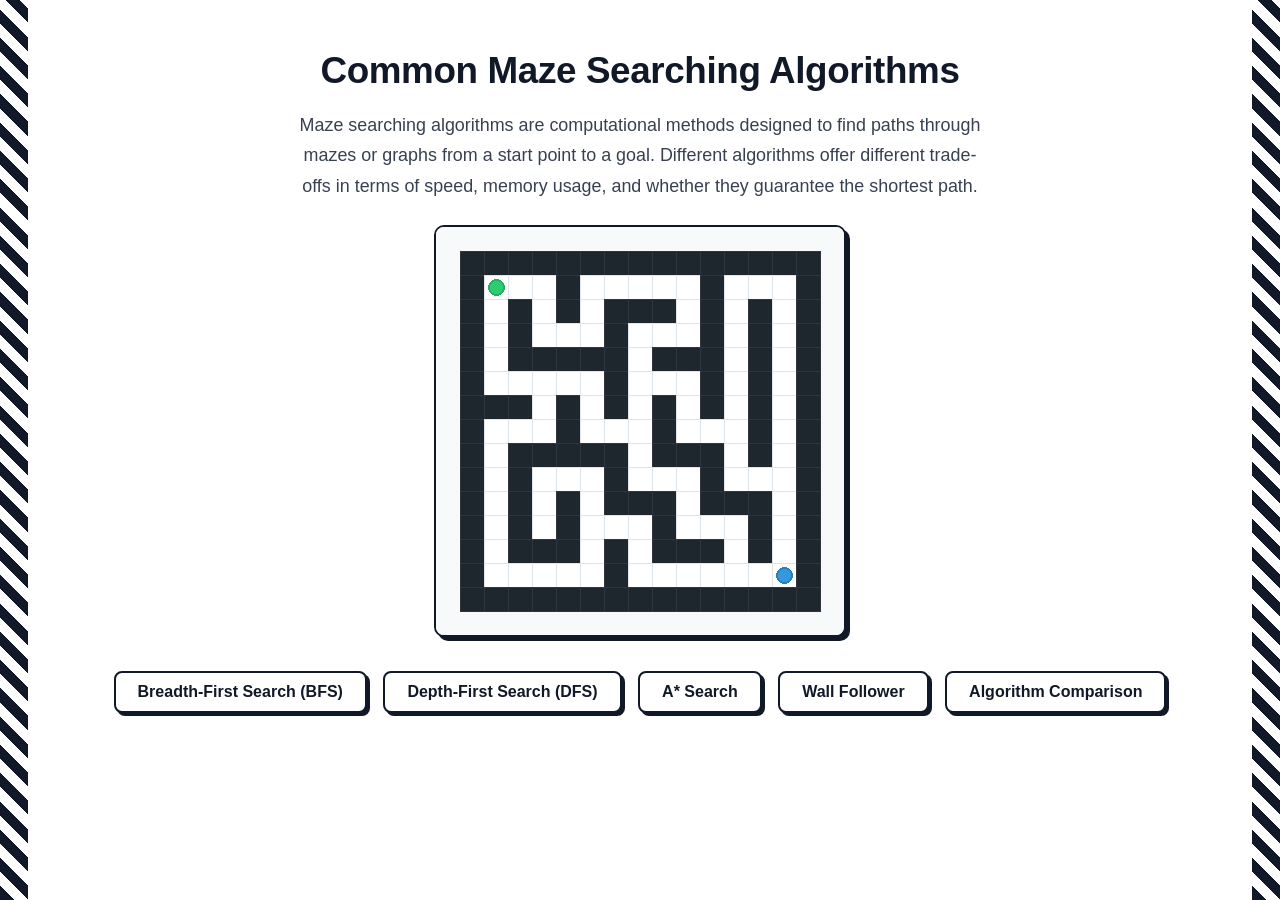
<file: index.html>
<!DOCTYPE html>
<html lang="en">
<head>
    <meta charset="UTF-8">
    <meta name="viewport" content="width=device-width, initial-scale=1.0">
    <title>Common Maze Searching Algorithms</title>
    <link rel="stylesheet" href="styles.css">
</head>
<body class="page-welcome">
    <h1>Common Maze Searching Algorithms</h1>
    <p>Maze searching algorithms are computational methods designed to find paths through mazes or graphs from a start point to a goal. Different algorithms offer different trade-offs in terms of speed, memory usage, and whether they guarantee the shortest path.</p>

    <img src="images/welcome.gif" alt="Maze Preview" class="maze-gif">

    <div class="button-container">
        <a href="bfs.html"><button type="button">Breadth-First Search (BFS)</button></a>
        <a href="dfs.html"><button type="button">Depth-First Search (DFS)</button></a>
        <a href="astar.html"><button type="button">A* Search</button></a>
        <a href="wallfollower.html"><button type="button">Wall Follower</button></a>
        <a href="comparison.html"><button type="button">Algorithm Comparison</button></a>
    </div>
</body>
</html>
</file>
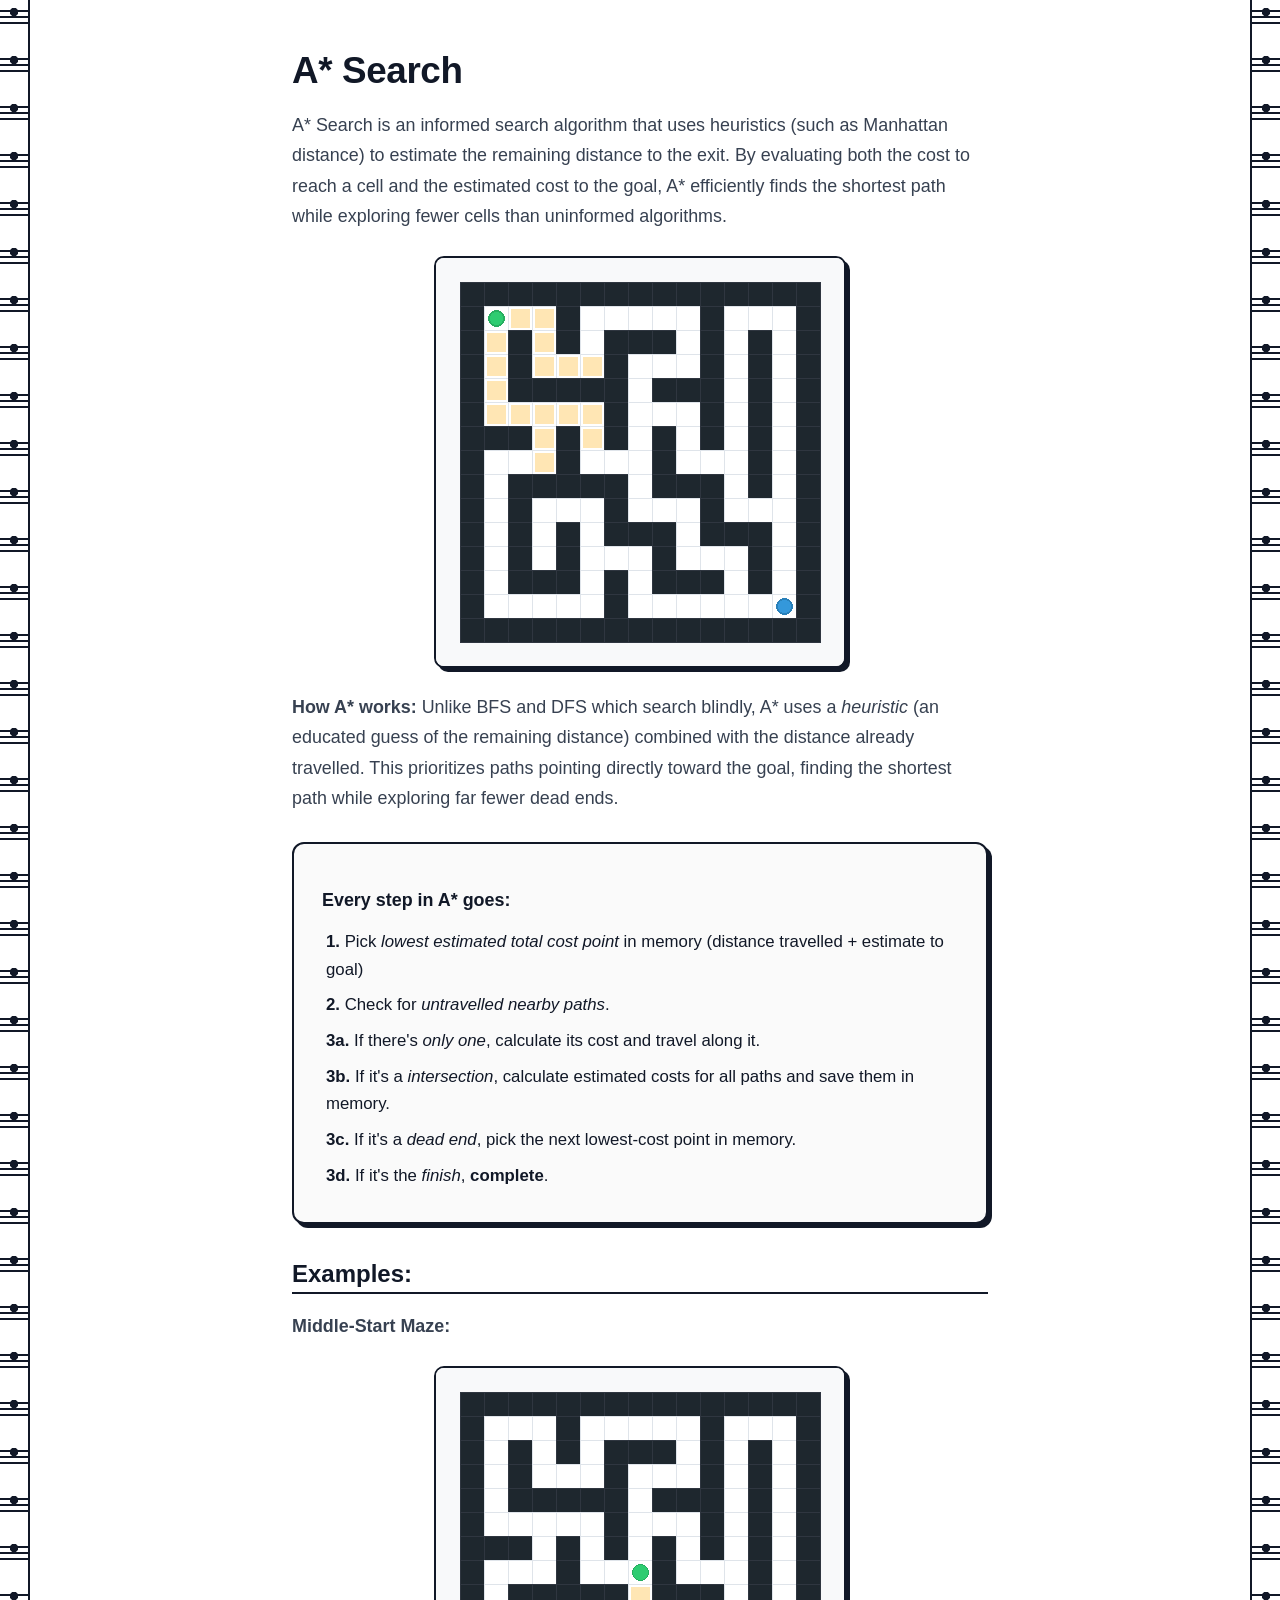
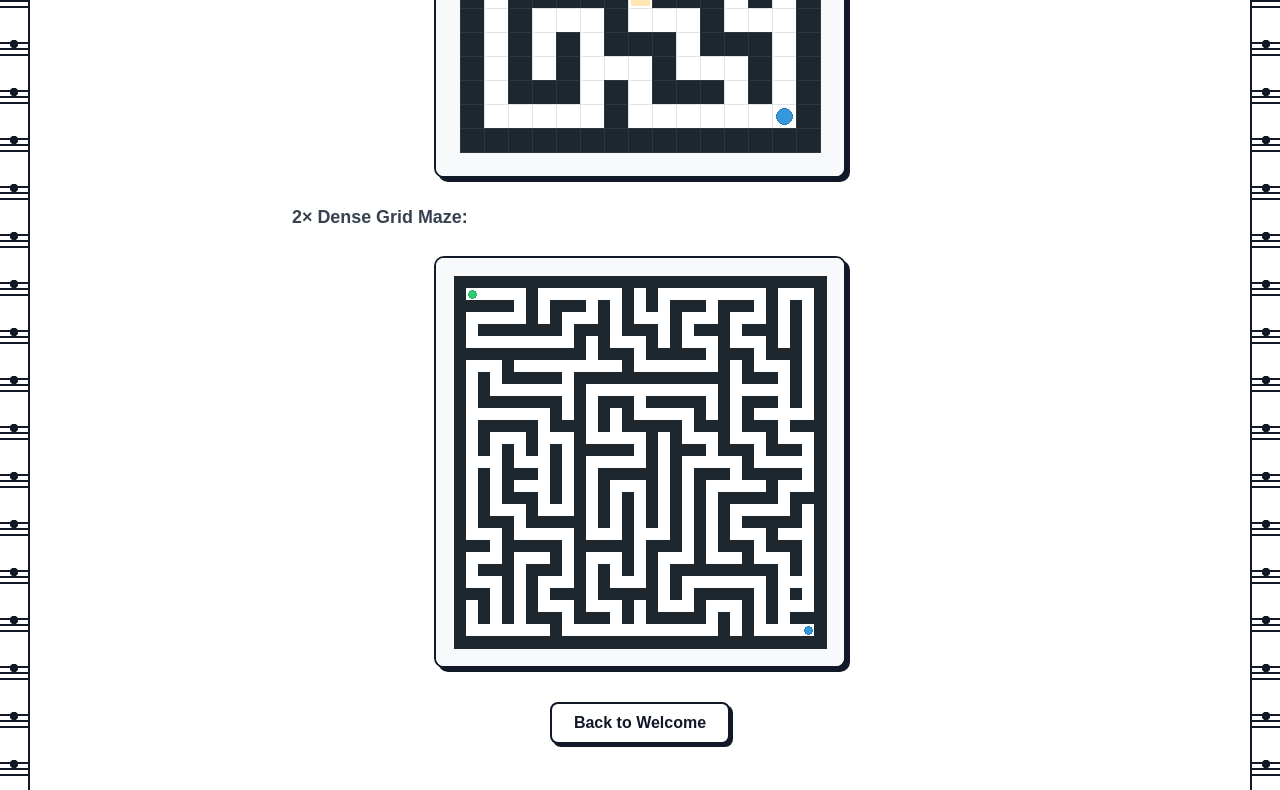
<file: astar.html>
<!DOCTYPE html>
<html lang="en">
<head>
    <meta charset="UTF-8">
    <meta name="viewport" content="width=device-width, initial-scale=1.0">
    <title>A* Search</title>
    <link rel="stylesheet" href="styles.css">
</head>
<body class="page-astar">
    <h1>A* Search</h1>
    <p>A* Search is an informed search algorithm that uses heuristics (such as Manhattan distance) to estimate the remaining distance to the exit. By evaluating both the cost to reach a cell and the estimated cost to the goal, A* efficiently finds the shortest path while exploring fewer cells than uninformed algorithms.</p>

    <img src="images/astar.gif" alt="A* Search Maze Solve" class="maze-gif">

    <p><strong>How A* works:</strong> Unlike BFS and DFS which search blindly, A* uses a <em>heuristic</em> (an educated guess of the remaining distance) combined with the distance already travelled. This prioritizes paths pointing directly toward the goal, finding the shortest path while exploring far fewer dead ends.</p>

    <div class="step-explanation">
        <p><strong>Every step in A* goes:</strong></p>
        <div class="step-list">
            <div><strong>1.</strong> Pick <em>lowest estimated total cost point</em> in memory (distance travelled + estimate to goal)</div>
            <div><strong>2.</strong> Check for <em>untravelled nearby paths</em>.</div>
            <div><strong>3a.</strong> If there's <em>only one</em>, calculate its cost and travel along it.</div>
            <div><strong>3b.</strong> If it's a <em>intersection</em>, calculate estimated costs for all paths and save them in memory.</div>
            <div><strong>3c.</strong> If it's a <em>dead end</em>, pick the next lowest-cost point in memory.</div>
            <div><strong>3d.</strong> If it's the <em>finish</em>, <strong>complete</strong>.</div>
        </div>
    </div>

    <h2>Examples:</h2>
    <p><strong>Middle-Start Maze:</strong></p>
    <img src="images/astar_middle.gif" alt="A* Middle-Start Maze Solve" class="maze-gif">

    <p><strong>2× Dense Grid Maze:</strong></p>
    <img src="images/astar_2x.gif" alt="A* 2x Dense Maze Solve" class="maze-gif">

    <div class="button-container">
        <a href="index.html"><button type="button">Back to Welcome</button></a>
    </div>
</body>
</html>
</file>
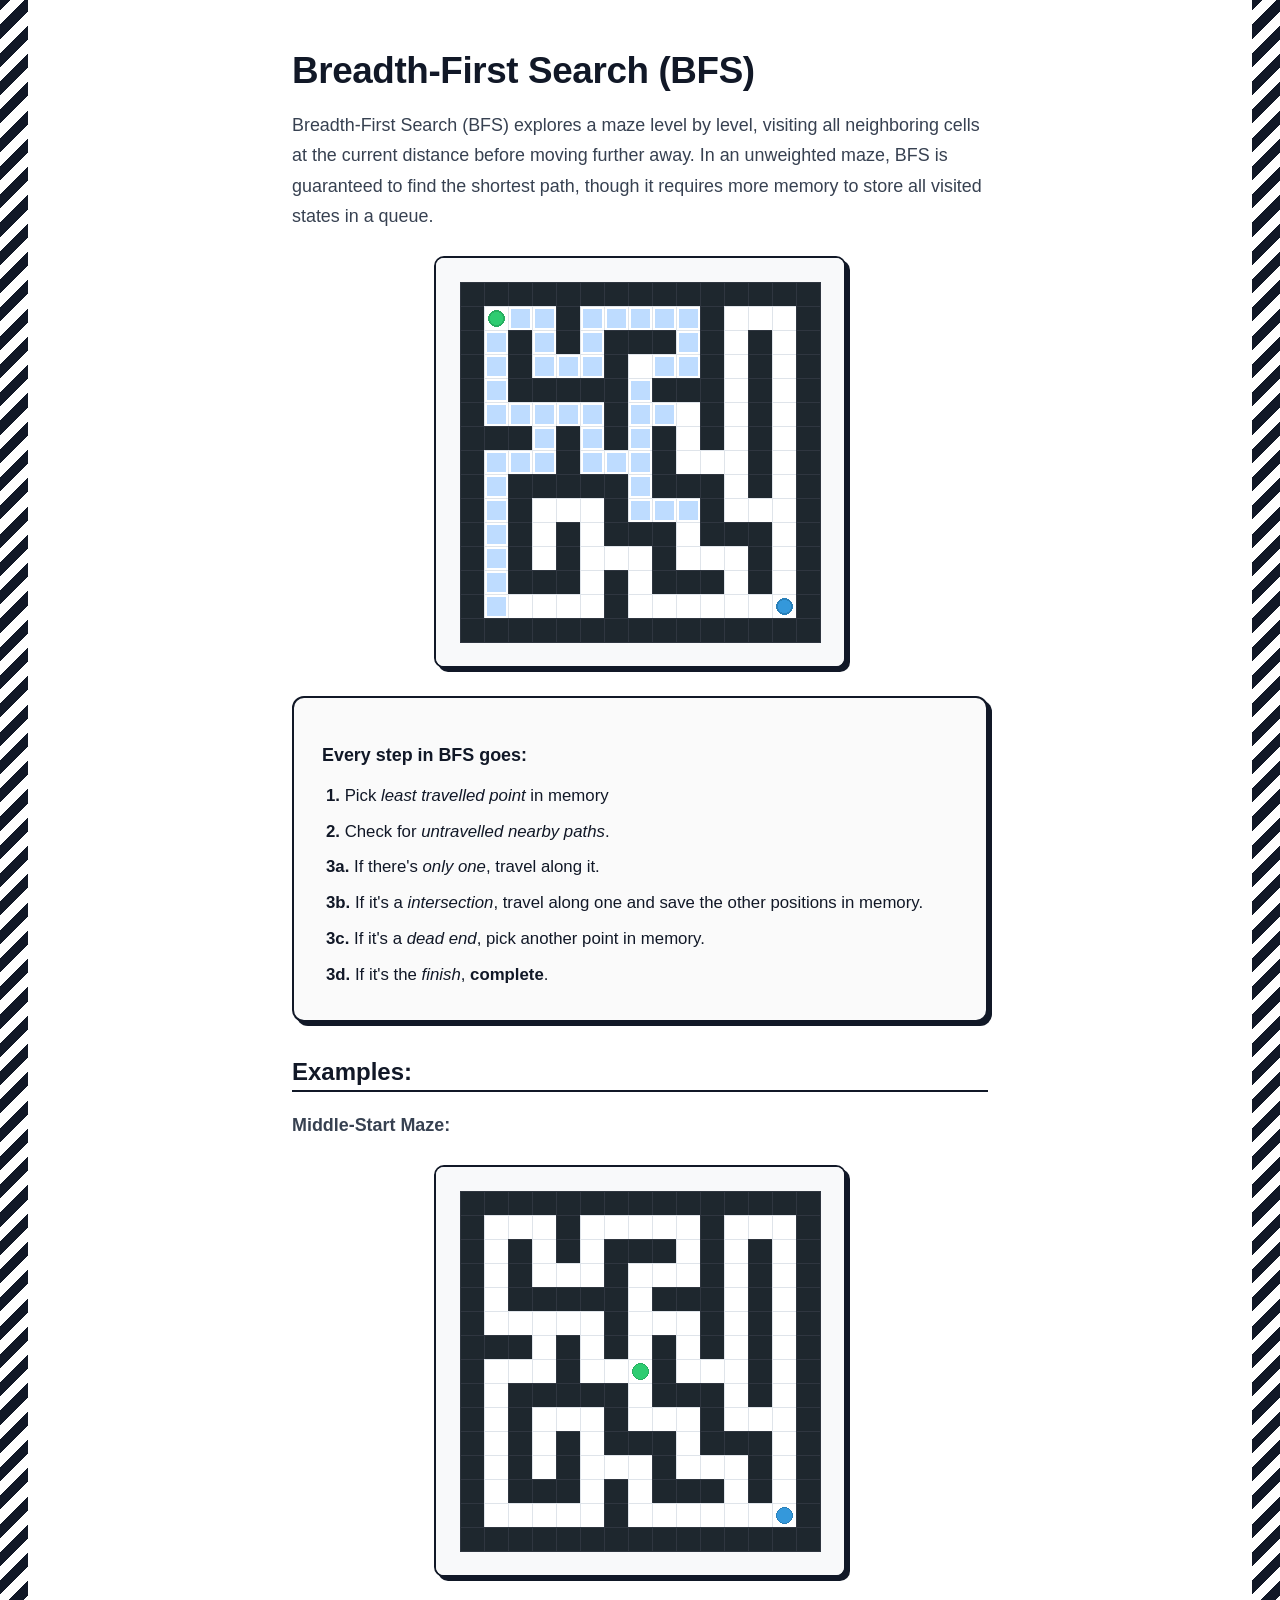
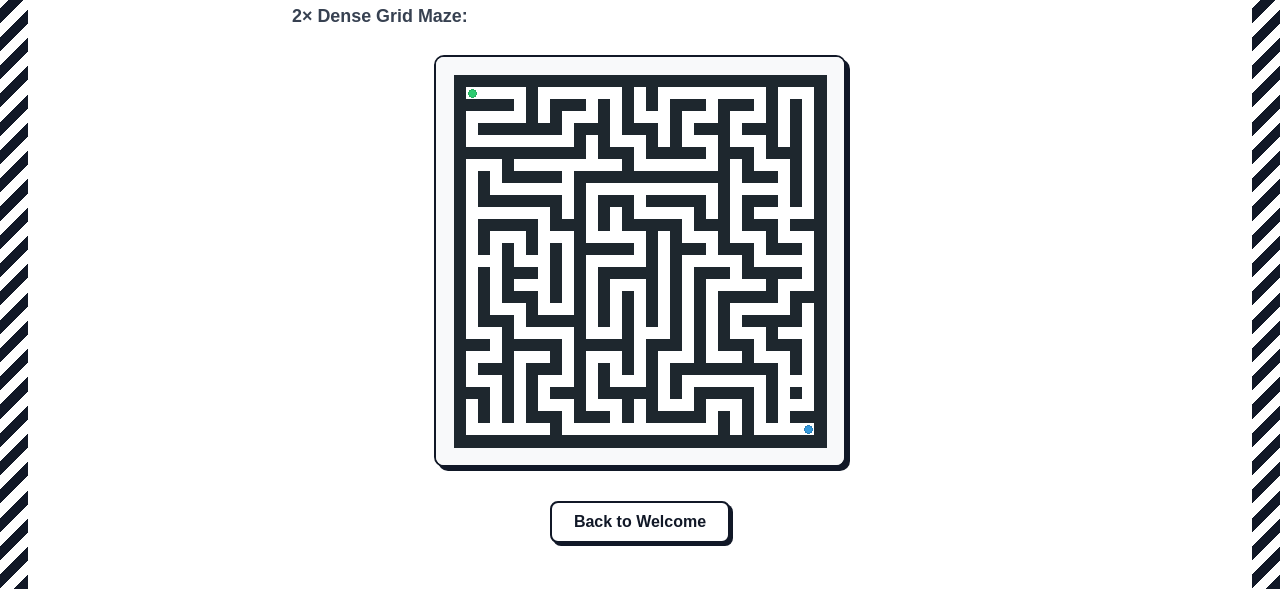
<file: bfs.html>
<!DOCTYPE html>
<html lang="en">
<head>
    <meta charset="UTF-8">
    <meta name="viewport" content="width=device-width, initial-scale=1.0">
    <title>Breadth-First Search (BFS)</title>
    <link rel="stylesheet" href="styles.css">
</head>
<body class="page-bfs">
    <h1>Breadth-First Search (BFS)</h1>
    <p>Breadth-First Search (BFS) explores a maze level by level, visiting all neighboring cells at the current distance before moving further away. In an unweighted maze, BFS is guaranteed to find the shortest path, though it requires more memory to store all visited states in a queue.</p>

    <img src="images/bfs.gif" alt="BFS Maze Solve" class="maze-gif">

    <div class="step-explanation">
        <p><strong>Every step in BFS goes:</strong></p>
        <div class="step-list">
            <div><strong>1.</strong> Pick <em>least travelled point</em> in memory</div>
            <div><strong>2.</strong> Check for <em>untravelled nearby paths</em>.</div>
            <div><strong>3a.</strong> If there's <em>only one</em>, travel along it.</div>
            <div><strong>3b.</strong> If it's a <em>intersection</em>, travel along one and save the other positions in memory.</div>
            <div><strong>3c.</strong> If it's a <em>dead end</em>, pick another point in memory.</div>
            <div><strong>3d.</strong> If it's the <em>finish</em>, <strong>complete</strong>.</div>
        </div>
    </div>

    <h2>Examples:</h2>
    <p><strong>Middle-Start Maze:</strong></p>
    <img src="images/bfs_middle.gif" alt="BFS Middle-Start Maze Solve" class="maze-gif">

    <p><strong>2× Dense Grid Maze:</strong></p>
    <img src="images/bfs_2x.gif" alt="BFS 2x Dense Maze Solve" class="maze-gif">

    <div class="button-container">
        <a href="index.html"><button type="button">Back to Welcome</button></a>
    </div>
</body>
</html>
</file>
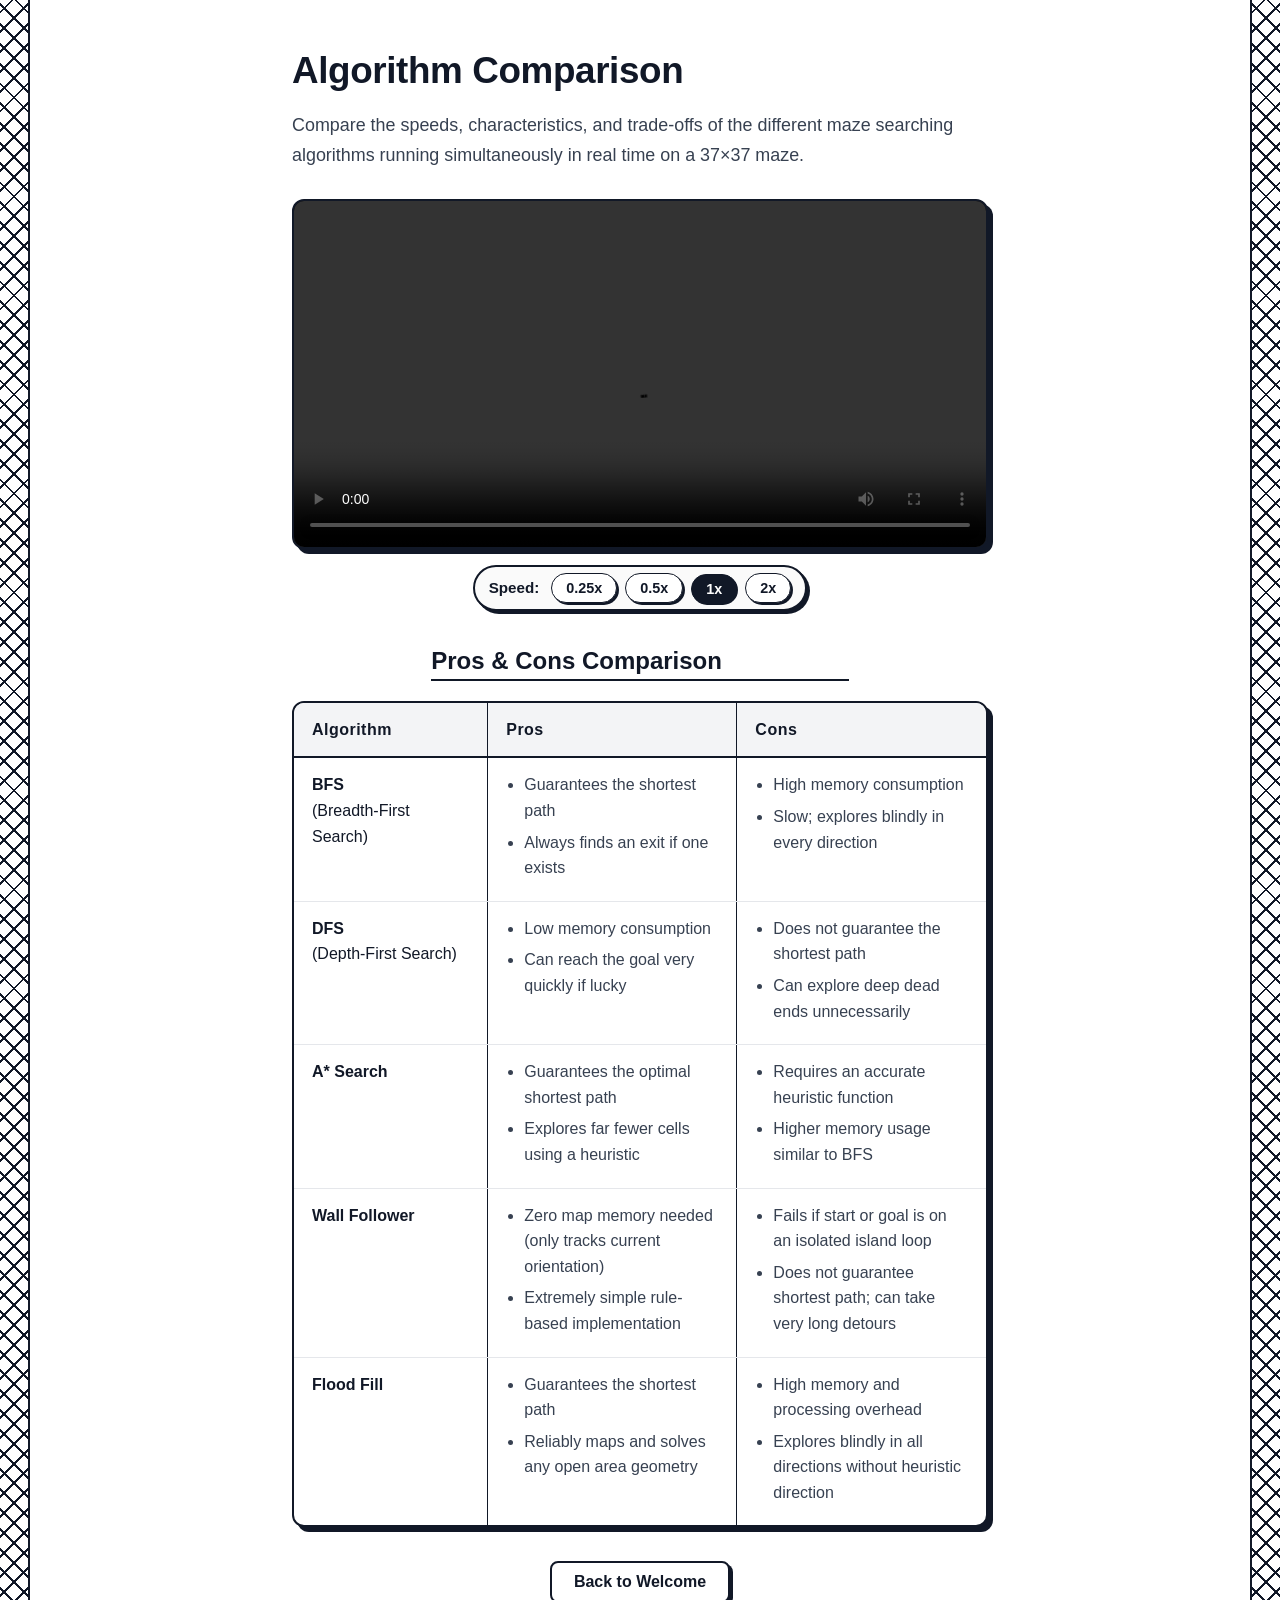
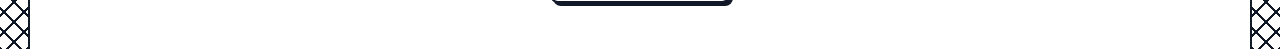
<file: comparison.html>
<!DOCTYPE html>
<html lang="en">
<head>
    <meta charset="UTF-8">
    <meta name="viewport" content="width=device-width, initial-scale=1.0">
    <title>Algorithm Comparison</title>
    <link rel="stylesheet" href="styles.css">
</head>
<body class="page-comparison">
    <h1>Algorithm Comparison</h1>
    <p>Compare the speeds, characteristics, and trade-offs of the different maze searching algorithms running simultaneously in real time on a 37&times;37 maze.</p>

    <div class="video-container">
        <video id="comparisonVideo" controls width="100%" class="comparison-video">
            <source src="algorithm_comparison.mp4" type="video/mp4">
            Your browser does not support the video tag.
        </video>
        <div class="speed-dock">
            <span class="speed-label">Speed:</span>
            <button type="button" class="speed-btn" onclick="setSpeed(0.25, this)">0.25x</button>
            <button type="button" class="speed-btn" onclick="setSpeed(0.5, this)">0.5x</button>
            <button type="button" class="speed-btn active" onclick="setSpeed(1.0, this)">1x</button>
            <button type="button" class="speed-btn" onclick="setSpeed(2.0, this)">2x</button>
        </div>
    </div>

    <script>
        function setSpeed(rate, btn) {
            const video = document.getElementById('comparisonVideo');
            if (video) {
                video.playbackRate = rate;
            }
            const buttons = document.querySelectorAll('.speed-btn');
            buttons.forEach(b => b.classList.remove('active'));
            if (btn) {
                btn.classList.add('active');
            }
        }
    </script>

    <div class="pros-cons-container">
        <h2>Pros &amp; Cons Comparison</h2>
        <div class="pros-cons-table-wrapper">
            <table class="pros-cons-table">
                <thead>
                    <tr>
                        <th>Algorithm</th>
                        <th>Pros</th>
                        <th>Cons</th>
                    </tr>
                </thead>
                <tbody>
                    <tr>
                        <td><strong>BFS</strong><br>(Breadth-First Search)</td>
                        <td>
                            <ul>
                                <li>Guarantees the shortest path</li>
                                <li>Always finds an exit if one exists</li>
                            </ul>
                        </td>
                        <td>
                            <ul>
                                <li>High memory consumption</li>
                                <li>Slow; explores blindly in every direction</li>
                            </ul>
                        </td>
                    </tr>
                    <tr>
                        <td><strong>DFS</strong><br>(Depth-First Search)</td>
                        <td>
                            <ul>
                                <li>Low memory consumption</li>
                                <li>Can reach the goal very quickly if lucky</li>
                            </ul>
                        </td>
                        <td>
                            <ul>
                                <li>Does not guarantee the shortest path</li>
                                <li>Can explore deep dead ends unnecessarily</li>
                            </ul>
                        </td>
                    </tr>
                    <tr>
                        <td><strong>A* Search</strong></td>
                        <td>
                            <ul>
                                <li>Guarantees the optimal shortest path</li>
                                <li>Explores far fewer cells using a heuristic</li>
                            </ul>
                        </td>
                        <td>
                            <ul>
                                <li>Requires an accurate heuristic function</li>
                                <li>Higher memory usage similar to BFS</li>
                            </ul>
                        </td>
                    </tr>
                    <tr>
                        <td><strong>Wall Follower</strong></td>
                        <td>
                            <ul>
                                <li>Zero map memory needed (only tracks current orientation)</li>
                                <li>Extremely simple rule-based implementation</li>
                            </ul>
                        </td>
                        <td>
                            <ul>
                                <li>Fails if start or goal is on an isolated island loop</li>
                                <li>Does not guarantee shortest path; can take very long detours</li>
                            </ul>
                        </td>
                    </tr>
                    <tr>
                        <td><strong>Flood Fill</strong></td>
                        <td>
                            <ul>
                                <li>Guarantees the shortest path</li>
                                <li>Reliably maps and solves any open area geometry</li>
                            </ul>
                        </td>
                        <td>
                            <ul>
                                <li>High memory and processing overhead</li>
                                <li>Explores blindly in all directions without heuristic direction</li>
                            </ul>
                        </td>
                    </tr>
                </tbody>
            </table>
        </div>
    </div>

    <div class="button-container">
        <a href="index.html"><button type="button">Back to Welcome</button></a>
    </div>
</body>
</html>
</file>
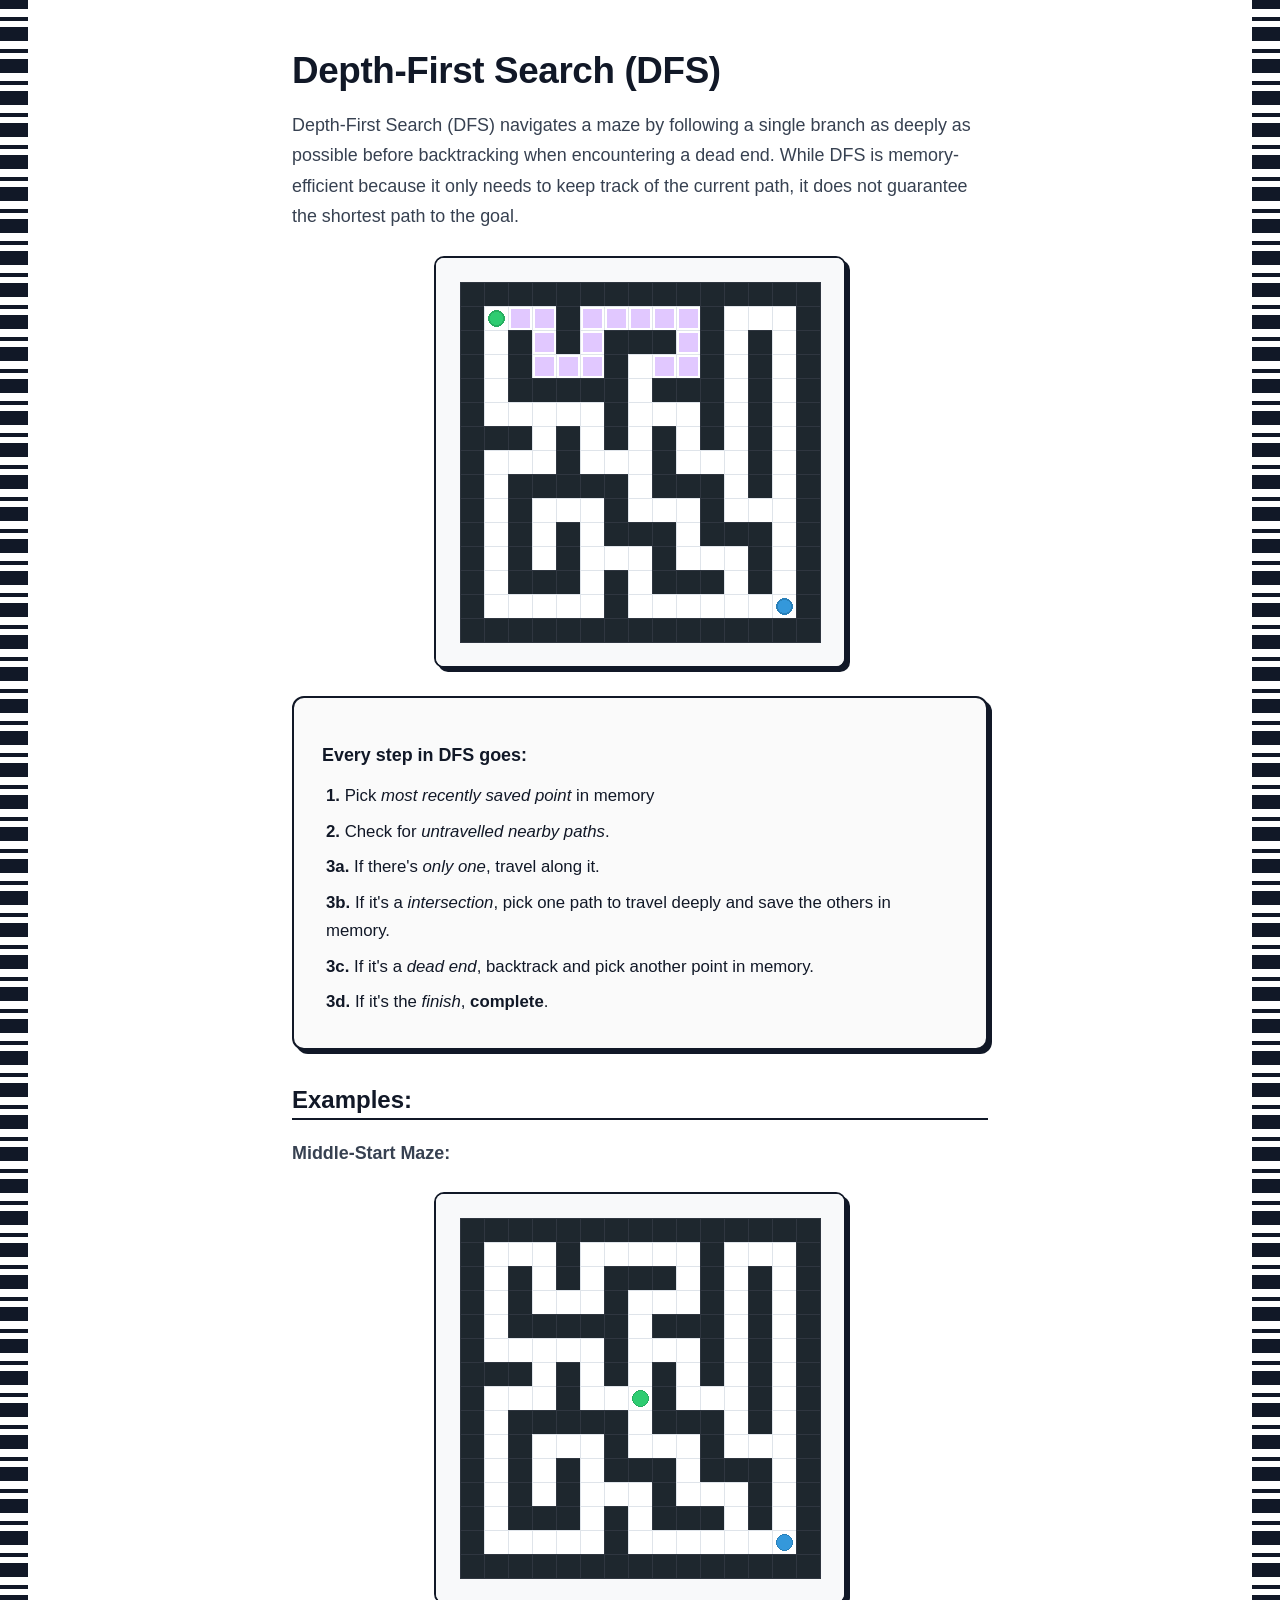
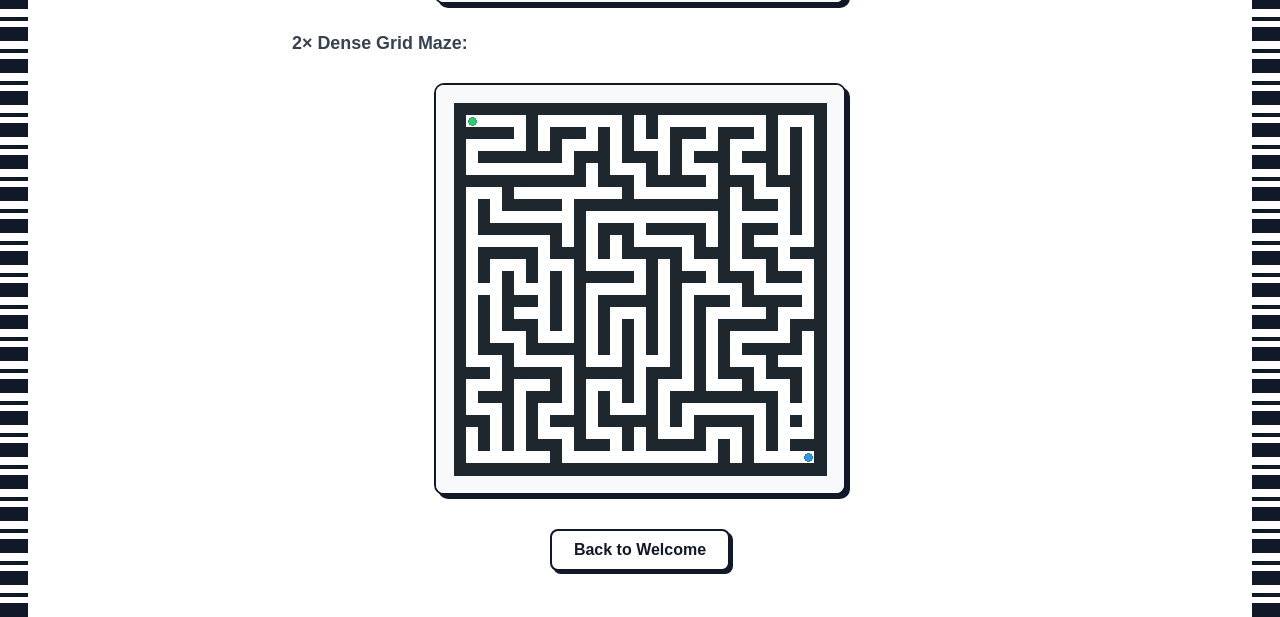
<file: dfs.html>
<!DOCTYPE html>
<html lang="en">
<head>
    <meta charset="UTF-8">
    <meta name="viewport" content="width=device-width, initial-scale=1.0">
    <title>Depth-First Search (DFS)</title>
    <link rel="stylesheet" href="styles.css">
</head>
<body class="page-dfs">
    <h1>Depth-First Search (DFS)</h1>
    <p>Depth-First Search (DFS) navigates a maze by following a single branch as deeply as possible before backtracking when encountering a dead end. While DFS is memory-efficient because it only needs to keep track of the current path, it does not guarantee the shortest path to the goal.</p>

    <img src="images/dfs.gif" alt="DFS Maze Solve" class="maze-gif">

    <div class="step-explanation">
        <p><strong>Every step in DFS goes:</strong></p>
        <div class="step-list">
            <div><strong>1.</strong> Pick <em>most recently saved point</em> in memory</div>
            <div><strong>2.</strong> Check for <em>untravelled nearby paths</em>.</div>
            <div><strong>3a.</strong> If there's <em>only one</em>, travel along it.</div>
            <div><strong>3b.</strong> If it's a <em>intersection</em>, pick one path to travel deeply and save the others in memory.</div>
            <div><strong>3c.</strong> If it's a <em>dead end</em>, backtrack and pick another point in memory.</div>
            <div><strong>3d.</strong> If it's the <em>finish</em>, <strong>complete</strong>.</div>
        </div>
    </div>

    <h2>Examples:</h2>
    <p><strong>Middle-Start Maze:</strong></p>
    <img src="images/dfs_middle.gif" alt="DFS Middle-Start Maze Solve" class="maze-gif">

    <p><strong>2× Dense Grid Maze:</strong></p>
    <img src="images/dfs_2x.gif" alt="DFS 2x Dense Maze Solve" class="maze-gif">

    <div class="button-container">
        <a href="index.html"><button type="button">Back to Welcome</button></a>
    </div>
</body>
</html>
</file>
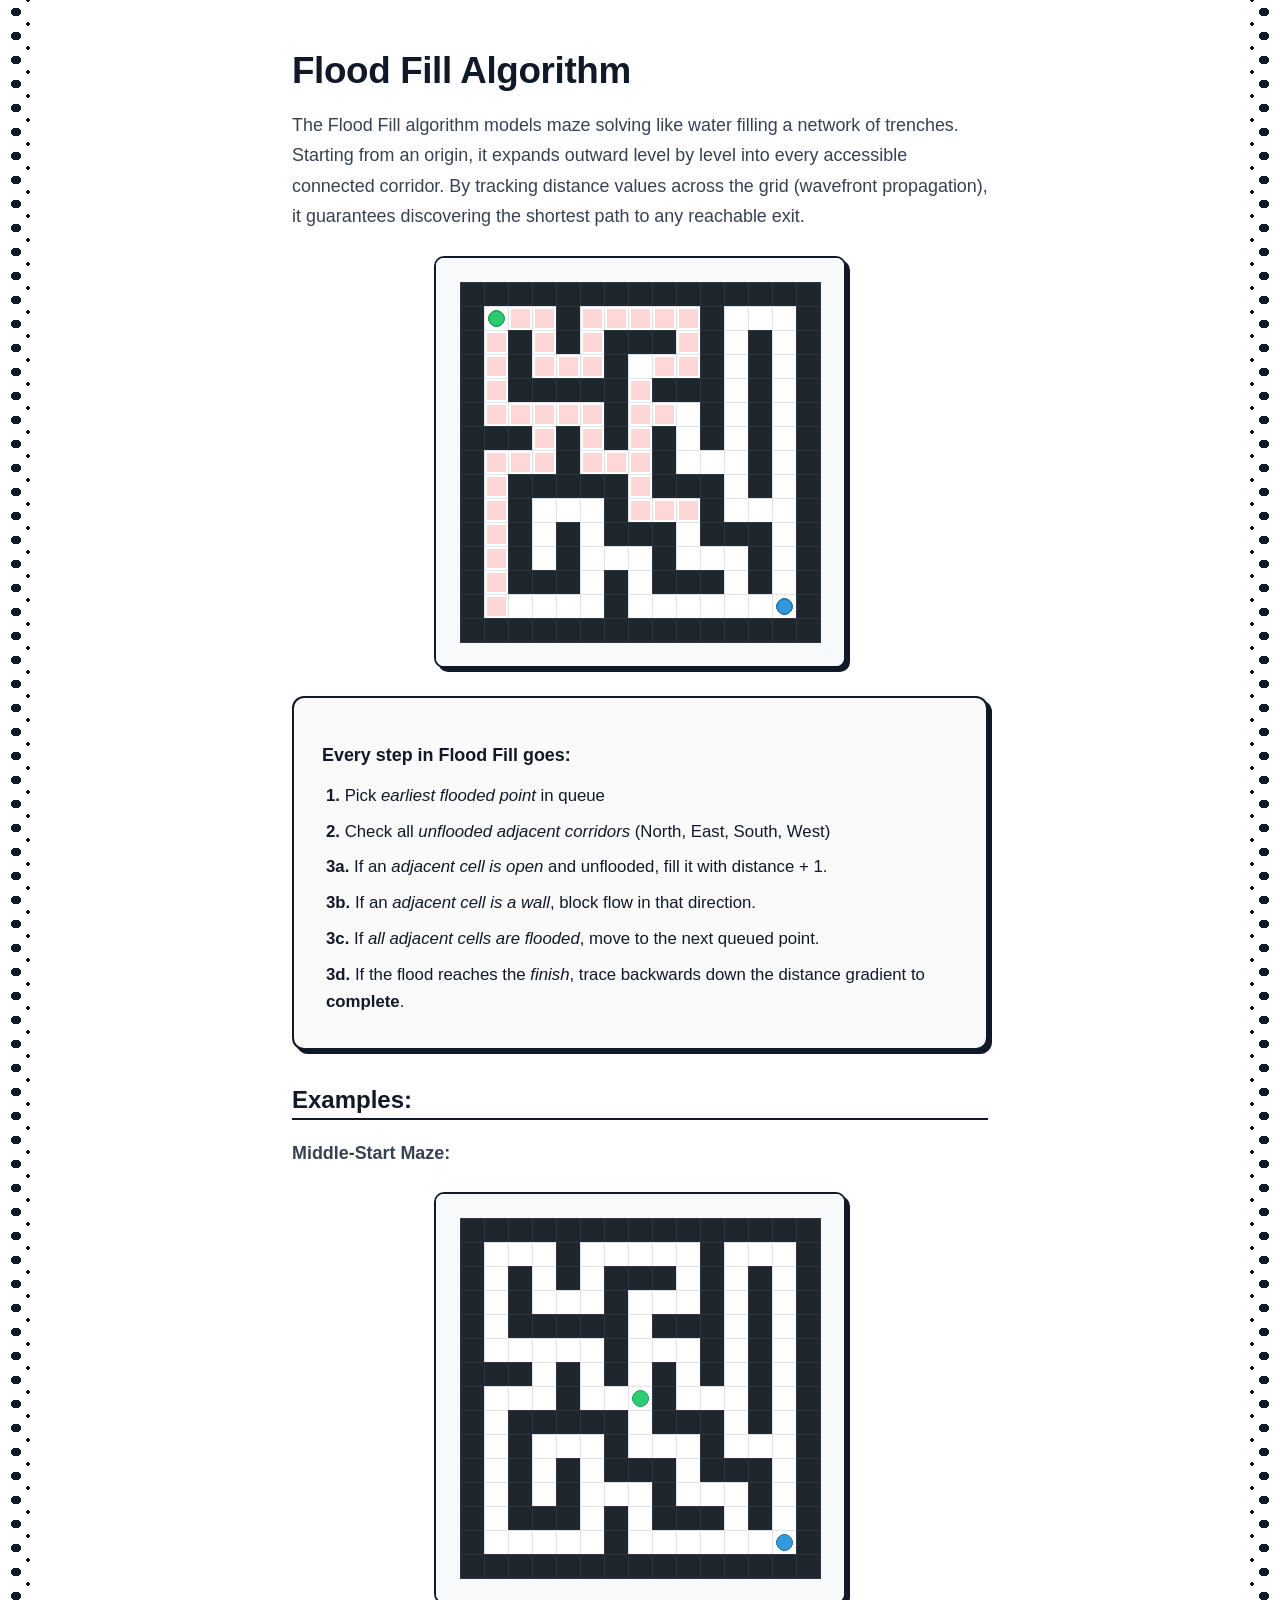
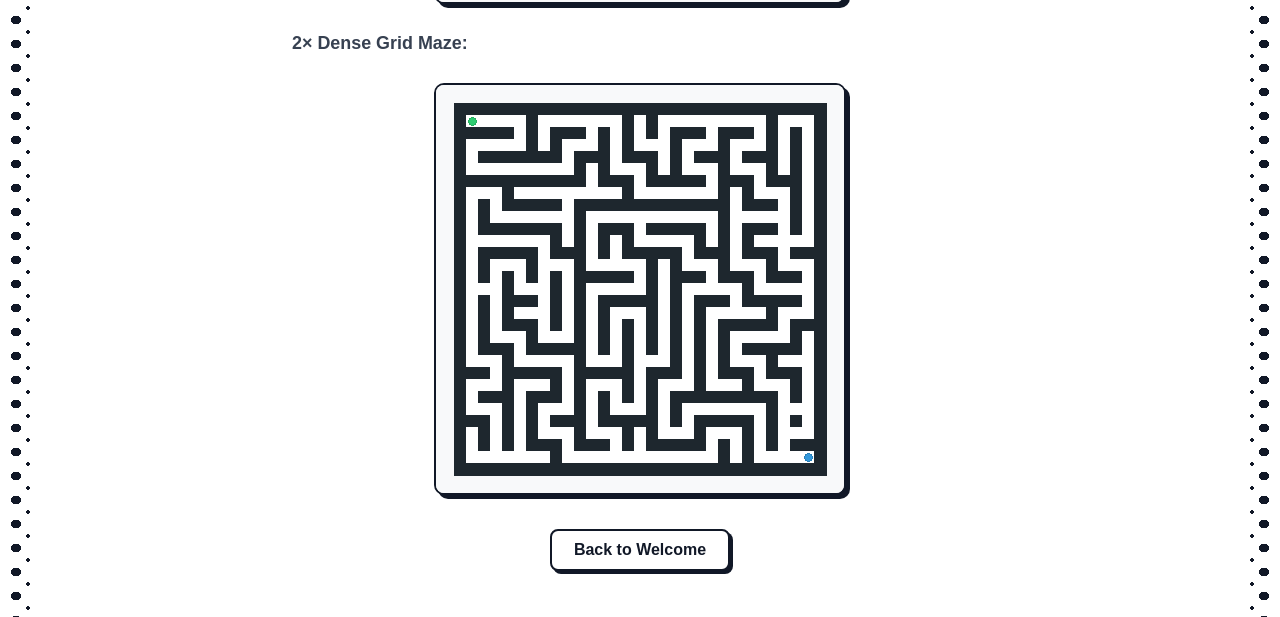
<file: floodfill.html>
<!DOCTYPE html>
<html lang="en">
<head>
    <meta charset="UTF-8">
    <meta name="viewport" content="width=device-width, initial-scale=1.0">
    <title>Flood Fill Algorithm</title>
    <link rel="stylesheet" href="styles.css">
</head>
<body class="page-floodfill">
    <h1>Flood Fill Algorithm</h1>
    <p>The Flood Fill algorithm models maze solving like water filling a network of trenches. Starting from an origin, it expands outward level by level into every accessible connected corridor. By tracking distance values across the grid (wavefront propagation), it guarantees discovering the shortest path to any reachable exit.</p>

    <img src="images/floodfill.gif" alt="Flood Fill Maze Solve" class="maze-gif">

    <div class="step-explanation">
        <p><strong>Every step in Flood Fill goes:</strong></p>
        <div class="step-list">
            <div><strong>1.</strong> Pick <em>earliest flooded point</em> in queue</div>
            <div><strong>2.</strong> Check all <em>unflooded adjacent corridors</em> (North, East, South, West)</div>
            <div><strong>3a.</strong> If an <em>adjacent cell is open</em> and unflooded, fill it with distance + 1.</div>
            <div><strong>3b.</strong> If an <em>adjacent cell is a wall</em>, block flow in that direction.</div>
            <div><strong>3c.</strong> If <em>all adjacent cells are flooded</em>, move to the next queued point.</div>
            <div><strong>3d.</strong> If the flood reaches the <em>finish</em>, trace backwards down the distance gradient to <strong>complete</strong>.</div>
        </div>
    </div>

    <h2>Examples:</h2>
    <p><strong>Middle-Start Maze:</strong></p>
    <img src="images/floodfill_middle.gif" alt="Flood Fill Middle-Start Maze Solve" class="maze-gif">

    <p><strong>2× Dense Grid Maze:</strong></p>
    <img src="images/floodfill_2x.gif" alt="Flood Fill 2x Dense Maze Solve" class="maze-gif">

    <div class="button-container">
        <a href="index.html"><button type="button">Back to Welcome</button></a>
    </div>
</body>
</html>
</file>
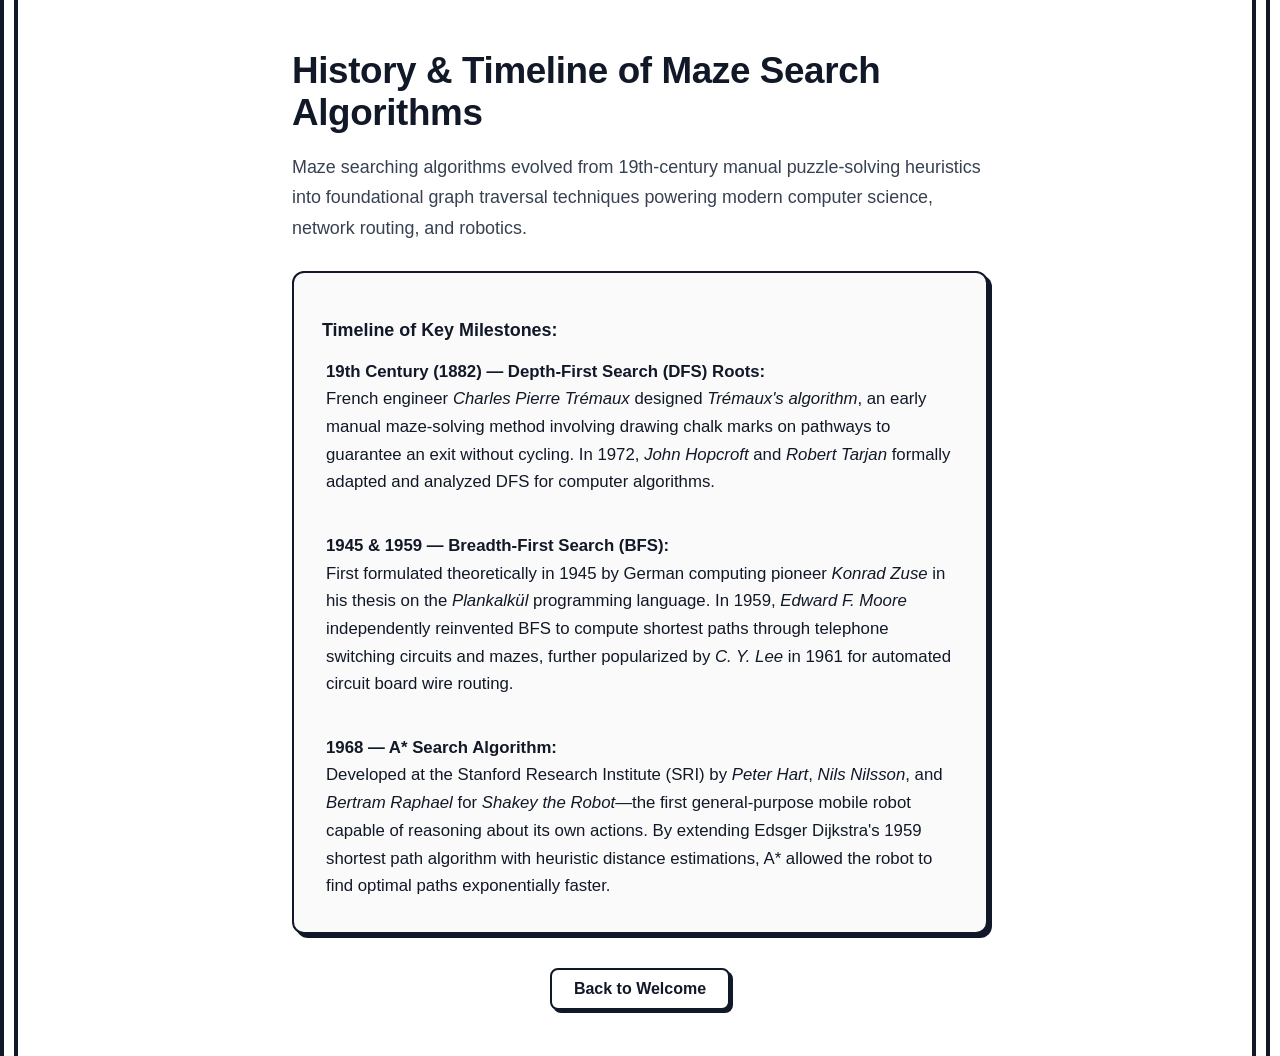
<file: history.html>
<!DOCTYPE html>
<html lang="en">
<head>
    <meta charset="UTF-8">
    <meta name="viewport" content="width=device-width, initial-scale=1.0">
    <title>History of Maze Searching Algorithms</title>
    <link rel="stylesheet" href="styles.css">
</head>
<body class="page-history">
    <h1>History &amp; Timeline of Maze Search Algorithms</h1>
    <p>Maze searching algorithms evolved from 19th-century manual puzzle-solving heuristics into foundational graph traversal techniques powering modern computer science, network routing, and robotics.</p>

    <div class="step-explanation">
        <p><strong>Timeline of Key Milestones:</strong></p>
        <div class="step-list">
            <div>
                <strong>19th Century (1882) — Depth-First Search (DFS) Roots:</strong><br>
                French engineer <em>Charles Pierre Trémaux</em> designed <em>Trémaux's algorithm</em>, an early manual maze-solving method involving drawing chalk marks on pathways to guarantee an exit without cycling. In 1972, <em>John Hopcroft</em> and <em>Robert Tarjan</em> formally adapted and analyzed DFS for computer algorithms.
            </div>
            <br>
            <div>
                <strong>1945 &amp; 1959 — Breadth-First Search (BFS):</strong><br>
                First formulated theoretically in 1945 by German computing pioneer <em>Konrad Zuse</em> in his thesis on the <em>Plankalkül</em> programming language. In 1959, <em>Edward F. Moore</em> independently reinvented BFS to compute shortest paths through telephone switching circuits and mazes, further popularized by <em>C. Y. Lee</em> in 1961 for automated circuit board wire routing.
            </div>
            <br>
            <div>
                <strong>1968 — A* Search Algorithm:</strong><br>
                Developed at the Stanford Research Institute (SRI) by <em>Peter Hart</em>, <em>Nils Nilsson</em>, and <em>Bertram Raphael</em> for <em>Shakey the Robot</em>—the first general-purpose mobile robot capable of reasoning about its own actions. By extending Edsger Dijkstra's 1959 shortest path algorithm with heuristic distance estimations, A* allowed the robot to find optimal paths exponentially faster.
            </div>
        </div>
    </div>

    <div class="button-container">
        <a href="index.html"><button type="button">Back to Welcome</button></a>
    </div>
</body>
</html>
</file>
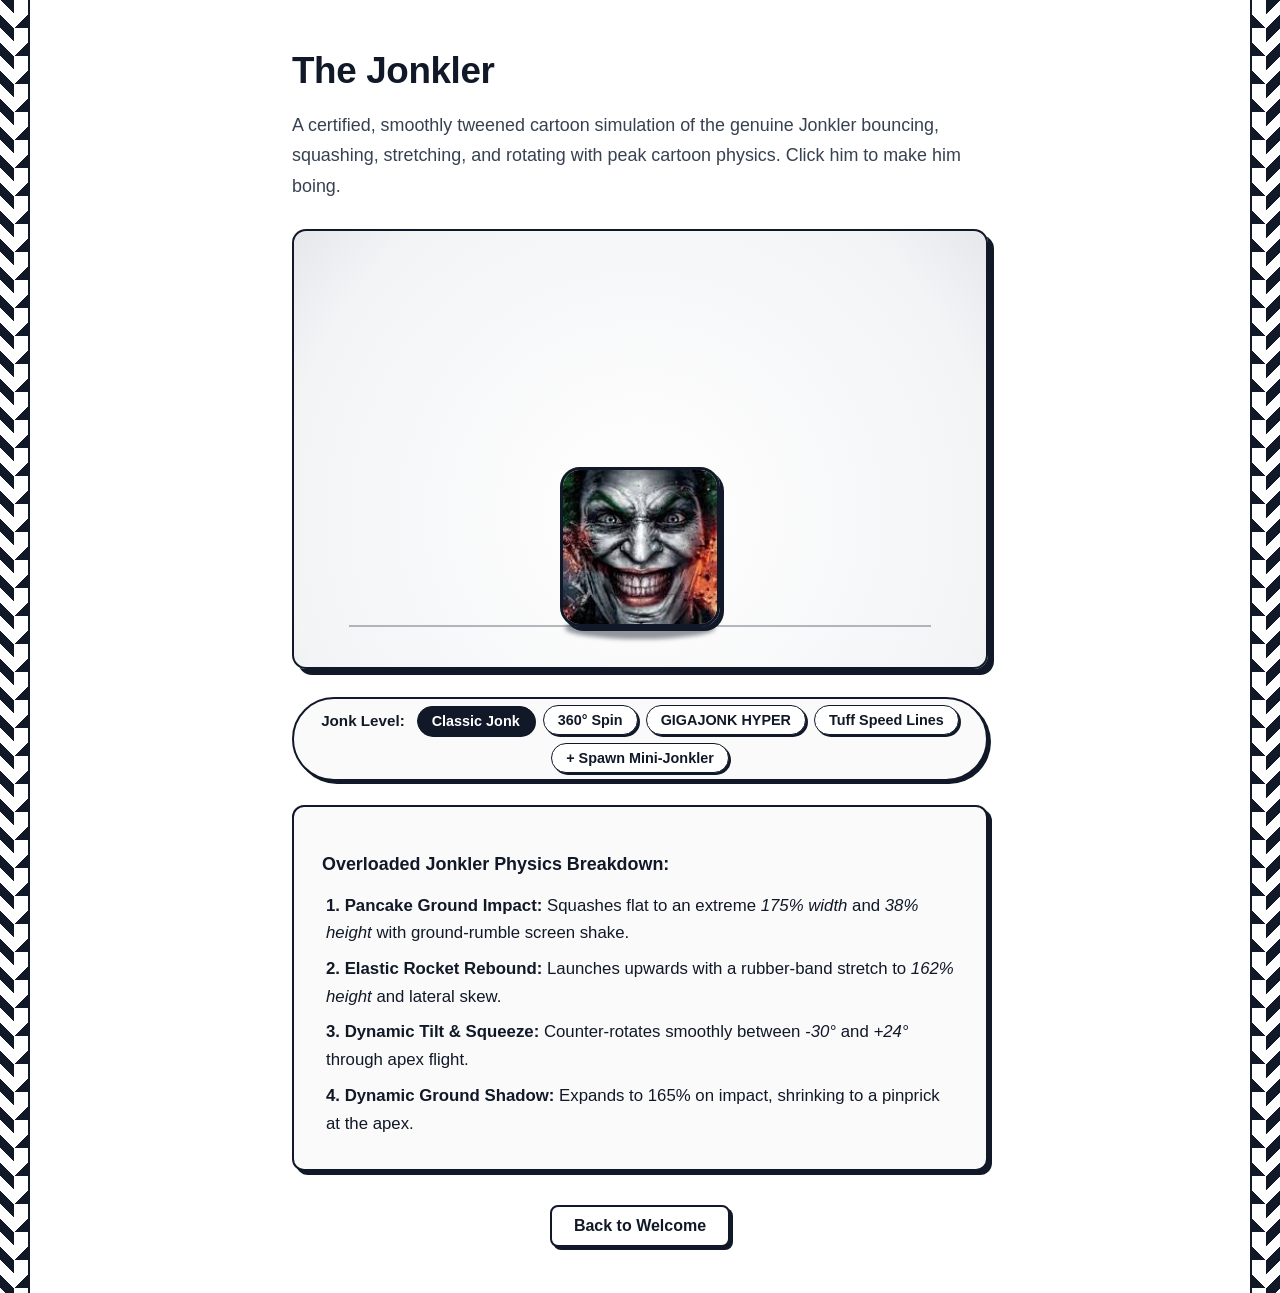
<file: jonkler.html>
<!DOCTYPE html>
<html lang="en">
<head>
    <meta charset="UTF-8">
    <meta name="viewport" content="width=device-width, initial-scale=1.0">
    <title>The Jonkler</title>
    <link rel="stylesheet" href="styles.css">
</head>
<body class="page-jonkler">
    <h1>The Jonkler</h1>
    <p>A certified, smoothly tweened cartoon simulation of the genuine Jonkler bouncing, squashing, stretching, and rotating with peak cartoon physics. Click him to make him boing.</p>

    <div class="jonkler-stage stage-shaking" id="stage">
        <div class="tuff-speed-lines" id="speedLines"></div>
        <div class="jonkler-floor"></div>
        <div class="jonkler-shadow" id="shadow"></div>
        <div class="jonkler-actor" id="actor" onclick="jonkleClick(event)">
            <img src="images/jonkler.png" alt="The Jonkler" class="jonkler-img">
        </div>
    </div>

    <!-- Interactive Tuff Controls -->
    <div class="speed-dock" style="display: flex; justify-content: center; width: 60%; margin: 16px auto; flex-wrap: wrap; gap: 8px;">
        <span class="speed-label">Jonk Level:</span>
        <button type="button" class="speed-btn active" id="btnClassic" onclick="setMode('classic', this)">Classic Jonk</button>
        <button type="button" class="speed-btn" id="btnSpin" onclick="setMode('spin', this)">360&deg; Spin</button>
        <button type="button" class="speed-btn" id="btnHyper" onclick="setMode('hyper', this)">GIGAJONK HYPER</button>
        <button type="button" class="speed-btn" id="btnTuff" onclick="toggleTuff(this)">Tuff Speed Lines</button>
        <button type="button" class="speed-btn" id="btnMini" onclick="spawnMiniJonkler()">+ Spawn Mini-Jonkler</button>
    </div>

    <div class="step-explanation" style="margin-top: 24px;">
        <p><strong>Overloaded Jonkler Physics Breakdown:</strong></p>
        <div class="step-list">
            <div><strong>1. Pancake Ground Impact:</strong> Squashes flat to an extreme <em>175% width</em> and <em>38% height</em> with ground-rumble screen shake.</div>
            <div><strong>2. Elastic Rocket Rebound:</strong> Launches upwards with a rubber-band stretch to <em>162% height</em> and lateral skew.</div>
            <div><strong>3. Dynamic Tilt &amp; Squeeze:</strong> Counter-rotates smoothly between <em>-30&deg;</em> and <em>+24&deg;</em> through apex flight.</div>
            <div><strong>4. Dynamic Ground Shadow:</strong> Expands to 165% on impact, shrinking to a pinprick at the apex.</div>
        </div>
    </div>

    <div class="button-container">
        <a href="index.html"><button type="button">Back to Welcome</button></a>
    </div>

    <script>
        // Web Audio API: Dynamic randomized cartoon boings and slides
        let audioCtx = null;
        function playBoing() {
            try {
                if (!audioCtx) {
                    audioCtx = new (window.AudioContext || window.webkitAudioContext)();
                }
                const osc = audioCtx.createOscillator();
                const gain = audioCtx.createGain();
                const now = audioCtx.currentTime;

                osc.type = 'triangle';
                const baseFreq = 140 + Math.random() * 80;
                const peakFreq = 520 + Math.random() * 260;
                const endFreq = 220 + Math.random() * 120;

                osc.frequency.setValueAtTime(baseFreq, now);
                osc.frequency.exponentialRampToValueAtTime(peakFreq, now + 0.16);
                osc.frequency.exponentialRampToValueAtTime(endFreq, now + 0.36);

                gain.gain.setValueAtTime(0.35, now);
                gain.gain.exponentialRampToValueAtTime(0.01, now + 0.38);

                osc.connect(gain);
                gain.connect(audioCtx.destination);

                osc.start(now);
                osc.stop(now + 0.4);
            } catch (e) {
                // Audio fallback
            }
        }

        // Comic speech bubbles on click
        const phrases = [
            "WHY SO SERIOUS?!",
            "HE JONKLIN'!",
            "OFFICER BALLS",
            "BWAHAHAHA!",
            "IS HE STUPID?",
            "*BOOOIIING*",
            "TUFF ASYLUM!",
            "THE JONKLE CANNOT BE STOPPED",
            "ABSOLUTE JONK",
            "LOOK AT HIM GO!"
        ];

        function jonkleClick(e) {
            playBoing();
            const stage = document.getElementById('stage');
            const actor = document.getElementById('actor');
            const rect = actor.getBoundingClientRect();
            const stageRect = stage.getBoundingClientRect();

            const bubble = document.createElement('div');
            bubble.className = 'comic-pop';
            bubble.innerText = phrases[Math.floor(Math.random() * phrases.length)];

            // Position bubble directly over Jonkler's head
            const left = (rect.left + rect.width / 2) - stageRect.left + (Math.random() * 40 - 20);
            const top = (rect.top - 20) - stageRect.top;

            bubble.style.left = left + 'px';
            bubble.style.top = top + 'px';
            stage.appendChild(bubble);

            // Trigger quick click stretch
            actor.style.transform = "scale(1.9, 0.4)";
            setTimeout(() => {
                actor.style.transform = "";
            }, 120);

            setTimeout(() => {
                if (bubble.parentNode) {
                    bubble.parentNode.removeChild(bubble);
                }
            }, 900);
        }

        function setMode(mode, btn) {
            const stage = document.getElementById('stage');
            stage.classList.remove('crazy-spin', 'hyper-jonkle');
            
            document.querySelectorAll('#btnClassic, #btnSpin, #btnHyper').forEach(b => b.classList.remove('active'));
            if (btn) btn.classList.add('active');

            if (mode === 'spin') {
                stage.classList.add('crazy-spin');
            } else if (mode === 'hyper') {
                stage.classList.add('hyper-jonkle');
            }
        }

        function toggleTuff(btn) {
            const stage = document.getElementById('stage');
            stage.classList.toggle('tuff-mode');
            btn.classList.toggle('active');
        }

        // Spawn mini bouncing Jonklers
        function spawnMiniJonkler() {
            playBoing();
            const stage = document.getElementById('stage');
            const mini = document.createElement('div');
            mini.className = 'mini-jonkler';

            const randX = 15 + Math.random() * 70; // percentage
            mini.style.left = randX + '%';

            const duration = 0.7 + Math.random() * 0.6;
            const delay = Math.random() * 0.5;
            mini.style.animation = `cartoonBounce ${duration}s cubic-bezier(0.28, 0.84, 0.42, 1) infinite ${delay}s`;

            const img = document.createElement('img');
            img.src = 'images/jonkler.png';
            img.alt = 'Mini Jonkler';
            mini.appendChild(img);

            stage.appendChild(mini);

            // Auto-cleanup if more than 10
            const minis = stage.querySelectorAll('.mini-jonkler');
            if (minis.length > 8) {
                stage.removeChild(minis[0]);
            }
        }

        // Ambient floating "HA HA HA" particles
        setInterval(() => {
            const stage = document.getElementById('stage');
            if (!stage) return;
            const haha = document.createElement('div');
            haha.className = 'haha-particle';
            haha.innerText = Math.random() > 0.5 ? "HA HA HA" : "HE HE HE";

            const posX = 10 + Math.random() * 80;
            haha.style.left = posX + '%';
            haha.style.bottom = '50px';

            stage.appendChild(haha);
            setTimeout(() => {
                if (haha.parentNode) {
                    haha.parentNode.removeChild(haha);
                }
            }, 2200);
        }, 650);
    </script>
</body>
</html>
</file>
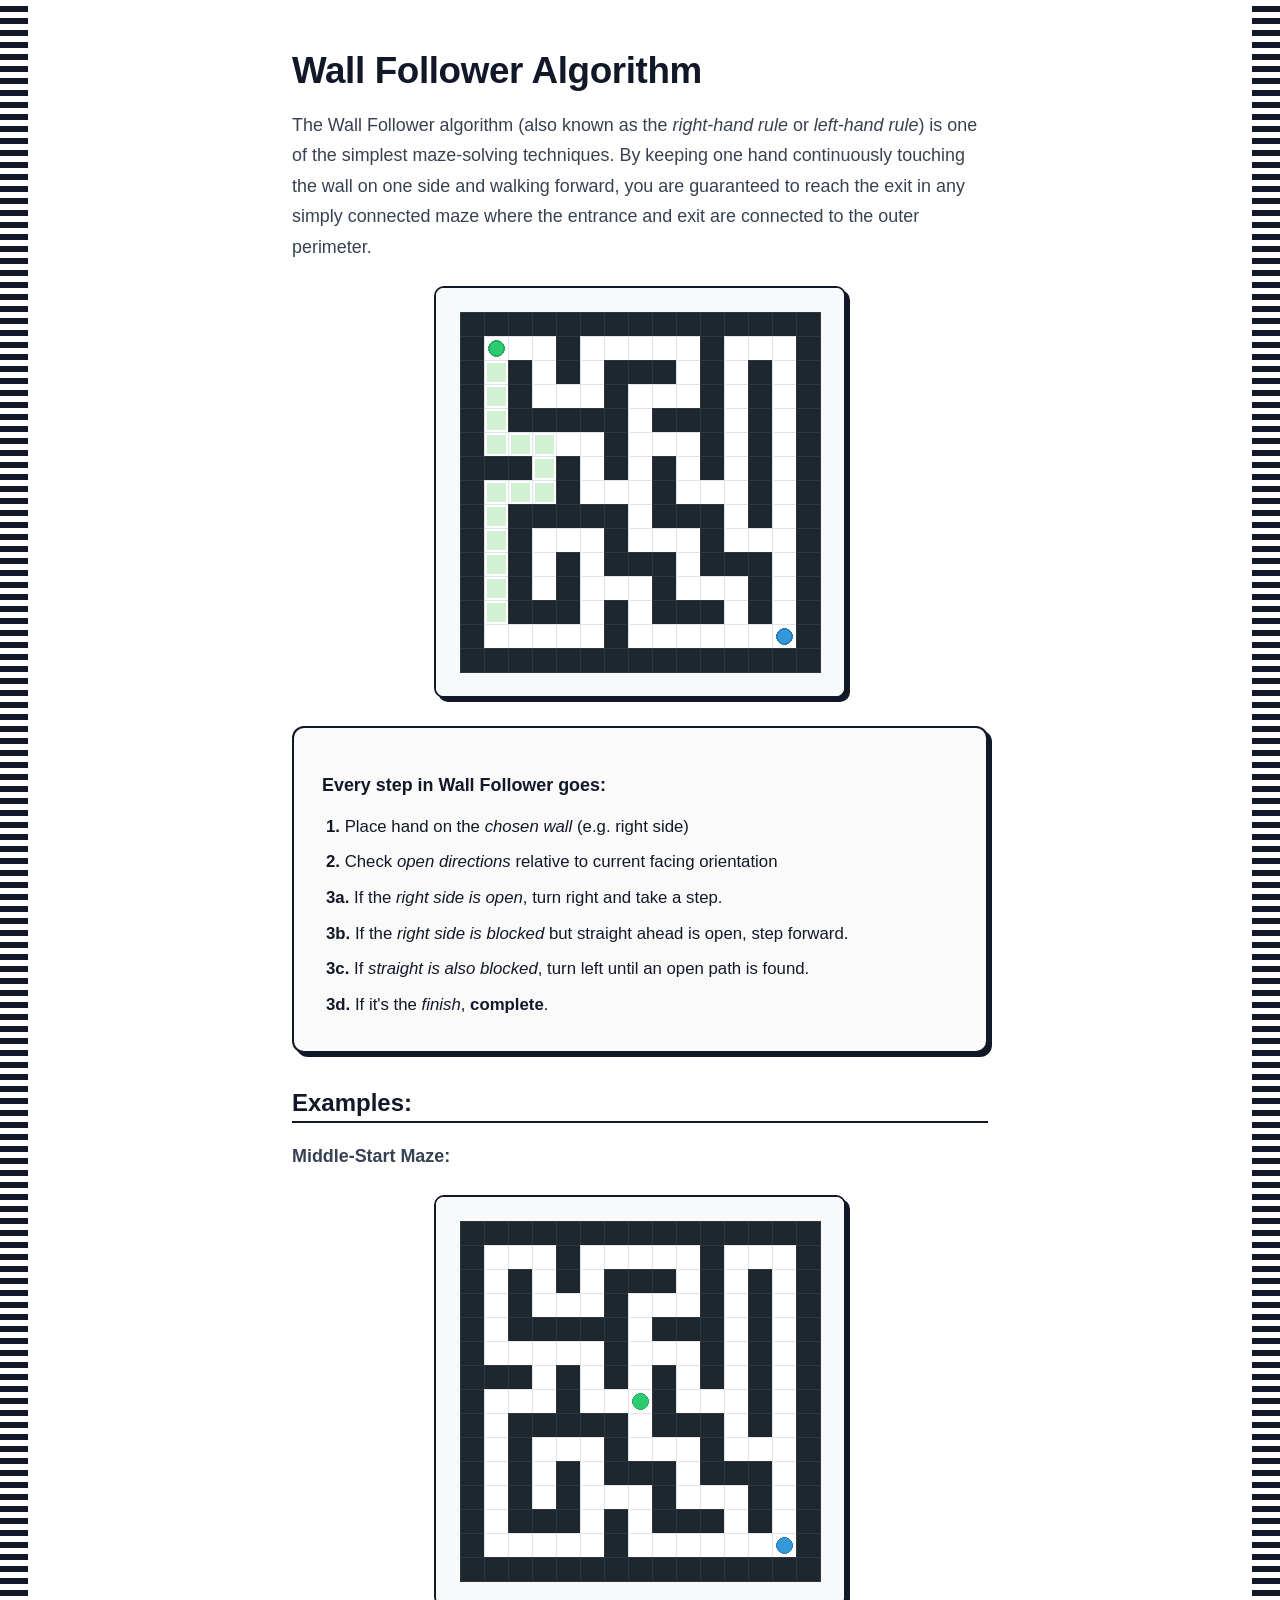
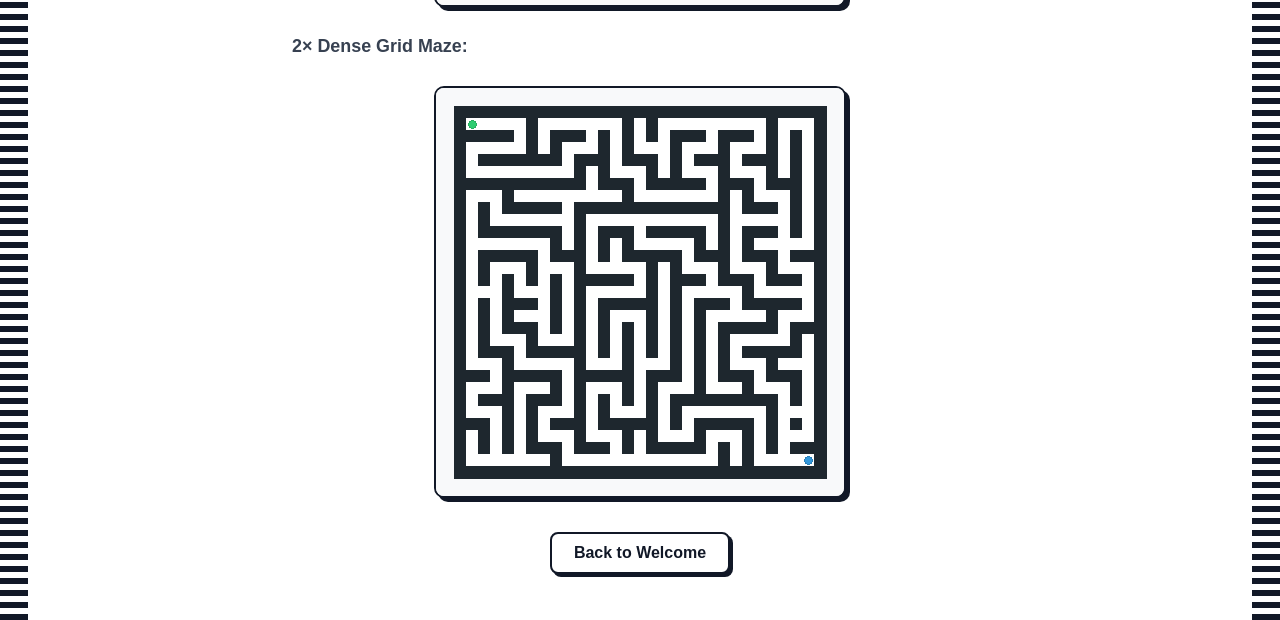
<file: wallfollower.html>
<!DOCTYPE html>
<html lang="en">
<head>
    <meta charset="UTF-8">
    <meta name="viewport" content="width=device-width, initial-scale=1.0">
    <title>Wall Follower Algorithm</title>
    <link rel="stylesheet" href="styles.css">
</head>
<body class="page-wallfollower">
    <h1>Wall Follower Algorithm</h1>
    <p>The Wall Follower algorithm (also known as the <em>right-hand rule</em> or <em>left-hand rule</em>) is one of the simplest maze-solving techniques. By keeping one hand continuously touching the wall on one side and walking forward, you are guaranteed to reach the exit in any simply connected maze where the entrance and exit are connected to the outer perimeter.</p>

    <img src="images/wallfollower.gif" alt="Wall Follower Maze Solve" class="maze-gif">

    <div class="step-explanation">
        <p><strong>Every step in Wall Follower goes:</strong></p>
        <div class="step-list">
            <div><strong>1.</strong> Place hand on the <em>chosen wall</em> (e.g. right side)</div>
            <div><strong>2.</strong> Check <em>open directions</em> relative to current facing orientation</div>
            <div><strong>3a.</strong> If the <em>right side is open</em>, turn right and take a step.</div>
            <div><strong>3b.</strong> If the <em>right side is blocked</em> but straight ahead is open, step forward.</div>
            <div><strong>3c.</strong> If <em>straight is also blocked</em>, turn left until an open path is found.</div>
            <div><strong>3d.</strong> If it's the <em>finish</em>, <strong>complete</strong>.</div>
        </div>
    </div>

    <h2>Examples:</h2>
    <p><strong>Middle-Start Maze:</strong></p>
    <img src="images/wallfollower_middle.gif" alt="Wall Follower Middle-Start Maze Solve" class="maze-gif">

    <p><strong>2× Dense Grid Maze:</strong></p>
    <img src="images/wallfollower_2x.gif" alt="Wall Follower 2x Dense Maze Solve" class="maze-gif">

    <div class="button-container">
        <a href="index.html"><button type="button">Back to Welcome</button></a>
    </div>
</body>
</html>
</file>
<file: styles.css>
* {
    box-sizing: border-box;
    font-family: "Comic Sans MS", "Comic Sans", cursive, sans-serif;
}

body {
    margin: 0;
    padding: 40px 60px;
    min-height: 100vh;
    background-color: #ffffff;
    color: #111827;
    -webkit-font-smoothing: antialiased;
}

/* Monochrome patterns for each page */

/* Welcome: Diagonal stripes (45deg) */
body.page-welcome {
    background-image: 
        repeating-linear-gradient(45deg, #111827, #111827 10px, #ffffff 10px, #ffffff 20px),
        repeating-linear-gradient(45deg, #111827, #111827 10px, #ffffff 10px, #ffffff 20px);
    background-position: left top, right top;
    background-repeat: repeat-y, repeat-y;
    background-size: 28px 100%, 28px 100%;
}

/* BFS: Reversed stripes (-45deg / 135deg) */
body.page-bfs {
    background-image: 
        repeating-linear-gradient(-45deg, #111827, #111827 10px, #ffffff 10px, #ffffff 20px),
        repeating-linear-gradient(-45deg, #111827, #111827 10px, #ffffff 10px, #ffffff 20px);
    background-position: left top, right top;
    background-repeat: repeat-y, repeat-y;
    background-size: 28px 100%, 28px 100%;
}

/* DFS: Alternating stripes (horizontal thick and thin stripes) */
body.page-dfs {
    background-image: 
        repeating-linear-gradient(0deg, #111827 0px, #111827 14px, #ffffff 14px, #ffffff 20px, #111827 20px, #111827 24px, #ffffff 24px, #ffffff 32px),
        repeating-linear-gradient(0deg, #111827 0px, #111827 14px, #ffffff 14px, #ffffff 20px, #111827 20px, #111827 24px, #ffffff 24px, #ffffff 32px);
    background-position: left top, right top;
    background-repeat: repeat-y, repeat-y;
    background-size: 28px 100%, 28px 100%;
}

/* A*: Refined geometric alternating dots & stripes with inner keyline */
body.page-astar {
    background-image: 
        /* Left border: vertical dividing keyline */
        linear-gradient(90deg, transparent 28px, #111827 28px, #111827 30px, transparent 30px),
        /* Left border: centered node dot (top half of 48px tile) */
        radial-gradient(circle at 14px 12px, #111827 4px, transparent 4.5px),
        /* Left border: horizontal stripes (bottom half of 48px tile) */
        linear-gradient(0deg, 
            #111827 0px, #111827 2px, 
            transparent 2px, transparent 6px, 
            #111827 6px, #111827 8px, 
            transparent 8px, transparent 12px, 
            #111827 12px, #111827 14px, 
            transparent 14px, transparent 24px
        ),
        /* Right border: vertical dividing keyline */
        linear-gradient(90deg, transparent 0px, #111827 0px, #111827 2px, transparent 2px),
        /* Right border: centered node dot */
        radial-gradient(circle at 14px 12px, #111827 4px, transparent 4.5px),
        /* Right border: horizontal stripes */
        linear-gradient(0deg, 
            #111827 0px, #111827 2px, 
            transparent 2px, transparent 6px, 
            #111827 6px, #111827 8px, 
            transparent 8px, transparent 12px, 
            #111827 12px, #111827 14px, 
            transparent 14px, transparent 24px
        );
    background-position: 
        left 0px top 0px,
        left 0px top 0px,
        left 0px top 24px,
        right 28px top 0px,
        right 0px top 0px,
        right 0px top 24px;
    background-repeat: repeat-y;
    background-size: 
        30px 100%,
        28px 48px,
        28px 48px,
        2px 100%,
        28px 48px,
        28px 48px;
}

/* History: Vertical dashed/stripe pattern */
body.page-history {
    background-image: 
        repeating-linear-gradient(90deg, #111827 0px, #111827 4px, #ffffff 4px, #ffffff 14px),
        repeating-linear-gradient(90deg, #111827 0px, #111827 4px, #ffffff 4px, #ffffff 14px);
    background-position: left top, right top;
    background-repeat: repeat-y, repeat-y;
    background-size: 28px 100%, 28px 100%;
}

/* Wall Follower: Block/brick pattern */
body.page-wallfollower {
    background-image: 
        repeating-linear-gradient(0deg, #111827 0px, #111827 6px, #ffffff 6px, #ffffff 12px),
        repeating-linear-gradient(0deg, #111827 0px, #111827 6px, #ffffff 6px, #ffffff 12px);
    background-position: left top, right top;
    background-repeat: repeat-y, repeat-y;
    background-size: 28px 100%, 28px 100%;
}

/* Flood Fill: Concentric water ripple dot pattern */
body.page-floodfill {
    background-image: 
        radial-gradient(#111827 5px, transparent 5px),
        radial-gradient(#111827 2px, transparent 2px),
        radial-gradient(#111827 5px, transparent 5px),
        radial-gradient(#111827 2px, transparent 2px);
    background-position: 
        left 2px top 0px,
        left 14px top 12px,
        right 2px top 0px,
        right 14px top 12px;
    background-repeat: repeat-y, repeat-y, repeat-y, repeat-y;
    background-size: 28px 24px, 28px 24px, 28px 24px, 28px 24px;
}

/* Comparison: Crisp architectural diamond lattice with inner keyline */
body.page-comparison {
    background-image: 
        /* Left border: vertical dividing keyline */
        linear-gradient(90deg, transparent 28px, #111827 28px, #111827 30px, transparent 30px),
        /* Left border: crisp 45deg lattice */
        repeating-linear-gradient(45deg, #111827 0px, #111827 2px, transparent 2px, transparent 14px),
        repeating-linear-gradient(-45deg, #111827 0px, #111827 2px, transparent 2px, transparent 14px),
        /* Right border: vertical dividing keyline */
        linear-gradient(90deg, transparent 0px, #111827 0px, #111827 2px, transparent 2px),
        /* Right border: crisp 45deg lattice */
        repeating-linear-gradient(45deg, #111827 0px, #111827 2px, transparent 2px, transparent 14px),
        repeating-linear-gradient(-45deg, #111827 0px, #111827 2px, transparent 2px, transparent 14px);
    background-position: 
        left 0px top 0px,
        left 0px top 0px,
        left 0px top 0px,
        right 28px top 0px,
        right 0px top 0px,
        right 0px top 0px;
    background-repeat: repeat-y;
    background-size: 
        30px 100%,
        28px 100%,
        28px 100%,
        2px 100%,
        28px 100%,
        28px 100%;
}

/* Jonkler: Laughing sawtooth jester grin monochrome pattern */
body.page-jonkler {
    background-image: 
        /* Left border: vertical dividing keyline */
        linear-gradient(90deg, transparent 28px, #111827 28px, #111827 30px, transparent 30px),
        /* Left border: sawtooth laugh grin */
        linear-gradient(135deg, #111827 25%, transparent 25%),
        linear-gradient(225deg, #111827 25%, transparent 25%),
        linear-gradient(315deg, #111827 25%, transparent 25%),
        linear-gradient(45deg, #111827 25%, transparent 25%),
        /* Right border: vertical dividing keyline */
        linear-gradient(90deg, transparent 0px, #111827 0px, #111827 2px, transparent 2px),
        /* Right border: sawtooth laugh grin */
        linear-gradient(135deg, #111827 25%, transparent 25%),
        linear-gradient(225deg, #111827 25%, transparent 25%),
        linear-gradient(315deg, #111827 25%, transparent 25%),
        linear-gradient(45deg, #111827 25%, transparent 25%);
    background-position: 
        left 0px top 0px,
        left -14px top 0px,
        left -14px top 0px,
        left 0px top 0px,
        left 0px top 0px,
        right 28px top 0px,
        right -14px top 0px,
        right -14px top 0px,
        right 0px top 0px,
        right 0px top 0px;
    background-repeat: repeat-y;
    background-size: 
        30px 100%,
        28px 28px,
        28px 28px,
        28px 28px,
        28px 28px,
        2px 100%,
        28px 28px,
        28px 28px,
        28px 28px,
        28px 28px;
}

/* Squeeze text into centre 60% with left alignment */
h1, h2, p, .text-center-60 {
    width: 60%;
    max-width: 60%;
    margin-left: auto;
    margin-right: auto;
    text-align: left;
    overflow-wrap: break-word;
}

/* Centre text for the welcome screen and it only */
body.page-welcome h1,
body.page-welcome p {
    text-align: center;
}

h1 {
    font-size: 2.3rem;
    font-weight: 700;
    margin-top: 10px;
    margin-bottom: 16px;
    letter-spacing: -0.01em;
}

h2 {
    font-size: 1.5rem;
    font-weight: 700;
    margin-top: 36px;
    margin-bottom: 16px;
    padding-bottom: 4px;
    border-bottom: 2px solid #111827;
    display: table;
}

p {
    font-size: 1.12rem;
    line-height: 1.7;
    color: #374151;
    margin-bottom: 24px;
}

/* Maze GIF illustration */
.maze-gif {
    display: block;
    margin: 24px auto;
    border: 2px solid #111827;
    border-radius: 10px;
    box-shadow: 4px 4px 0px #111827;
    max-width: 100%;
    height: auto;
    background-color: #f9fafb;
}

/* Step explanation card */
.step-explanation {
    width: 60%;
    max-width: 60%;
    margin: 28px auto;
    padding: 24px 28px;
    text-align: left;
    overflow-wrap: break-word;
    font-size: 1.05rem;
    line-height: 1.65;
    background-color: #fafafa;
    border: 2px solid #111827;
    border-radius: 12px;
    box-shadow: 4px 4px 0px #111827;
}

.step-explanation p {
    width: 100%;
    max-width: 100%;
    margin-bottom: 12px;
    color: #111827;
}

.step-list {
    padding-left: 4px;
}

.step-list div {
    margin-bottom: 8px;
}

/* Buttons */
.button-container,
body > div {
    width: 100%;
    margin-top: 28px;
    text-align: center;
}

button {
    font-size: 1rem;
    font-weight: 600;
    padding: 10px 22px;
    margin: 6px;
    cursor: pointer;
    border: 2px solid #111827;
    border-radius: 8px;
    background-color: #ffffff;
    color: #111827;
    box-shadow: 3px 3px 0px #111827;
    transition: all 0.15s cubic-bezier(0.4, 0, 0.2, 1);
}

button:hover {
    background-color: #f3f4f6;
    transform: translate(-1px, -1px);
    box-shadow: 4px 4px 0px #111827;
}

button:active {
    transform: translate(2px, 2px);
    box-shadow: 1px 1px 0px #111827;
}

/* Video Container & Controls */
.video-container {
    width: 60%;
    margin: 28px auto;
    text-align: center;
}

.comparison-video {
    display: block;
    width: 100%;
    max-width: 100%;
    border: 2.5px solid #111827;
    border-radius: 12px;
    box-shadow: 5px 5px 0px #111827;
    background-color: #000000;
}

.speed-dock {
    display: inline-flex;
    align-items: center;
    background: #fafafa;
    border: 2px solid #111827;
    border-radius: 9999px;
    padding: 6px 14px;
    margin-top: 16px;
    box-shadow: 3px 3px 0px #111827;
    gap: 8px;
}

.speed-label {
    font-size: 0.95rem;
    font-weight: 700;
    color: #111827;
    margin-right: 4px;
}

.speed-btn {
    font-size: 0.9rem;
    font-weight: 700;
    padding: 6px 14px;
    margin: 0;
    border: 1.5px solid #111827;
    border-radius: 9999px;
    background: #ffffff;
    color: #111827;
    box-shadow: 2px 2px 0px #111827;
    cursor: pointer;
    transition: all 0.15s ease;
}

.speed-btn:hover {
    background: #f3f4f6;
    transform: translateY(-1px);
    box-shadow: 2px 3px 0px #111827;
}

.speed-btn.active {
    background: #111827;
    color: #ffffff;
    box-shadow: 1px 1px 0px #111827;
    transform: translateY(1px);
}

/* Pros and Cons Grid */
.pros-cons-container {
    width: 60%;
    margin: 36px auto 28px auto;
}

/* ---------------- JONKLER STAGE & CARTOON ANIMATION ---------------- */
.jonkler-stage {
    position: relative;
    width: 60%;
    height: 440px;
    margin: 28px auto;
    display: flex;
    flex-direction: column;
    align-items: center;
    justify-content: flex-end;
    overflow: hidden;
    background: radial-gradient(circle at 50% 65%, #ffffff 0%, #f3f4f6 80%, #e5e7eb 100%);
    border: 2.5px solid #111827;
    border-radius: 14px;
    box-shadow: 6px 6px 0px #111827;
    transition: transform 0.05s ease;
}

/* Stage impact ground shake */
.stage-shaking {
    animation: stageQuake 1.2s cubic-bezier(0.28, 0.84, 0.42, 1) infinite;
}

@keyframes stageQuake {
    0%, 92%, 100% {
        transform: translate(0, 0);
    }
    94% {
        transform: translate(-4px, 5px) rotate(-0.5deg);
    }
    96% {
        transform: translate(4px, -3px) rotate(0.5deg);
    }
    98% {
        transform: translate(-2px, 2px);
    }
}

/* Cartoon speed lines (active in Tuff Mode) */
.tuff-speed-lines {
    position: absolute;
    inset: 0;
    pointer-events: none;
    opacity: 0;
    background: repeating-radial-gradient(circle at center, transparent 0, transparent 20px, rgba(17, 24, 39, 0.09) 20px, rgba(17, 24, 39, 0.09) 24px);
    transition: opacity 0.3s ease;
}

.tuff-mode .tuff-speed-lines {
    opacity: 1;
    animation: speedLinePulse 0.12s steps(2) infinite;
}

@keyframes speedLinePulse {
    0% { transform: scale(1); }
    100% { transform: scale(1.08); }
}

/* Floor line */
.jonkler-floor {
    position: absolute;
    bottom: 40px;
    left: 8%;
    right: 8%;
    height: 2.5px;
    background: #111827;
    opacity: 0.3;
}

/* Shadow beneath Jonkler */
.jonkler-shadow {
    position: absolute;
    bottom: 28px;
    width: 150px;
    height: 22px;
    background: rgba(17, 24, 39, 0.45);
    border-radius: 50%;
    filter: blur(2px);
    animation: cartoonShadow 1.2s cubic-bezier(0.28, 0.84, 0.42, 1) infinite;
    transform-origin: center;
}

/* Bouncing / Squeezing / Rotating Actor */
.jonkler-actor {
    position: absolute;
    bottom: 40px;
    width: 160px;
    height: 160px;
    cursor: grab;
    transform-origin: bottom center;
    animation: cartoonBounce 1.2s cubic-bezier(0.28, 0.84, 0.42, 1) infinite;
    user-select: none;
    -webkit-user-drag: none;
    z-index: 5;
}

.jonkler-actor:active {
    cursor: grabbing;
}

.jonkler-img {
    width: 100%;
    height: 100%;
    object-fit: cover;
    border-radius: 20px;
    border: 3px solid #111827;
    box-shadow: 4px 4px 0px #111827;
    pointer-events: none;
    transition: filter 0.15s ease;
}

.jonkler-actor:hover .jonkler-img {
    filter: drop-shadow(0 0 12px rgba(168, 85, 247, 0.85));
}

/* Mega Cartoon Squash & Stretch Keyframes with Rotation & Skew */
@keyframes cartoonBounce {
    0% {
        /* Pancake floor squash */
        transform: translateY(0px) scale(1.75, 0.38) rotate(0deg) skewX(0deg);
    }
    10% {
        /* Elastic spring rocket launch with forward tilt */
        transform: translateY(-30px) scale(0.68, 1.55) rotate(-14deg) skewX(-12deg);
    }
    30% {
        /* Ascending high into the air with clockwise swing */
        transform: translateY(-170px) scale(0.82, 1.3) rotate(24deg) skewX(12deg);
    }
    50% {
        /* Apex of jump: rubber-hose wobble at max height */
        transform: translateY(-245px) scale(1.22, 0.82) rotate(-30deg) skewX(-10deg);
    }
    68% {
        /* Plunging down fast */
        transform: translateY(-175px) scale(0.75, 1.45) rotate(18deg) skewX(14deg);
    }
    88% {
        /* Missile stretch right before crash impact */
        transform: translateY(-12px) scale(0.64, 1.62) rotate(-4deg) skewX(-4deg);
    }
    94% {
        /* Ground impact begins */
        transform: translateY(0px) scale(1.5, 0.5) rotate(0deg) skewX(0deg);
    }
    100% {
        /* Full pancake squash */
        transform: translateY(0px) scale(1.75, 0.38) rotate(0deg) skewX(0deg);
    }
}

@keyframes cartoonShadow {
    0% {
        transform: scale(1.65, 1.3);
        opacity: 0.85;
    }
    50% {
        transform: scale(0.32, 0.28);
        opacity: 0.12;
    }
    100% {
        transform: scale(1.65, 1.3);
        opacity: 0.85;
    }
}

/* Spin Jump Mode */
.crazy-spin .jonkler-actor {
    animation: cartoonSpinBounce 0.95s cubic-bezier(0.28, 0.84, 0.42, 1) infinite;
}
.crazy-spin .jonkler-shadow {
    animation-duration: 0.95s;
}

@keyframes cartoonSpinBounce {
    0% {
        transform: translateY(0px) scale(1.7, 0.4) rotate(0deg);
    }
    14% {
        transform: translateY(-55px) scale(0.7, 1.55) rotate(90deg);
    }
    50% {
        transform: translateY(-255px) scale(1.2, 0.85) rotate(180deg);
    }
    78% {
        transform: translateY(-130px) scale(0.75, 1.45) rotate(270deg);
    }
    94% {
        transform: translateY(0px) scale(1.4, 0.6) rotate(355deg);
    }
    100% {
        transform: translateY(0px) scale(1.7, 0.4) rotate(360deg);
    }
}

/* MAXIMUM ASYLUM JONKLE (Extreme Hyper Speed) */
.hyper-jonkle .jonkler-actor {
    animation: cartoonHyperJonkle 0.48s cubic-bezier(0.28, 0.84, 0.42, 1) infinite !important;
}
.hyper-jonkle .jonkler-shadow {
    animation-duration: 0.48s !important;
}
.hyper-jonkle .jonkler-img {
    filter: drop-shadow(0 0 16px #a855f7) hue-rotate(20deg);
}

@keyframes cartoonHyperJonkle {
    0% {
        transform: translateY(0px) scale(1.9, 0.32) rotate(0deg);
    }
    20% {
        transform: translateY(-80px) scale(0.55, 1.7) rotate(-25deg);
    }
    50% {
        transform: translateY(-260px) scale(1.35, 0.75) rotate(35deg);
    }
    80% {
        transform: translateY(-80px) scale(0.6, 1.65) rotate(-15deg);
    }
    100% {
        transform: translateY(0px) scale(1.9, 0.32) rotate(0deg);
    }
}

/* Mini Jonkler Companion */
.mini-jonkler {
    position: absolute;
    bottom: 40px;
    width: 80px;
    height: 80px;
    transform-origin: bottom center;
    pointer-events: none;
    z-index: 4;
}

.mini-jonkler img {
    width: 100%;
    height: 100%;
    object-fit: cover;
    border-radius: 12px;
    border: 2px solid #111827;
    box-shadow: 2px 2px 0px #111827;
}

/* Floating HA HA HA text particles */
.haha-particle {
    position: absolute;
    font-family: "Comic Sans MS", cursive;
    font-weight: 900;
    font-size: 1.5rem;
    color: #a855f7;
    user-select: none;
    pointer-events: none;
    z-index: 2;
    animation: floatHaHa 2.2s cubic-bezier(0.22, 1, 0.36, 1) forwards;
}

@keyframes floatHaHa {
    0% {
        opacity: 0;
        transform: translateY(0) scale(0.5) rotate(-12deg);
    }
    25% {
        opacity: 0.75;
    }
    80% {
        opacity: 0.6;
    }
    100% {
        opacity: 0;
        transform: translateY(-280px) scale(1.4) rotate(18deg);
    }
}

/* Floating Comic Speech Bubble */
.comic-pop {
    position: absolute;
    pointer-events: none;
    font-family: "Comic Sans MS", cursive;
    font-weight: 700;
    font-size: 1.15rem;
    color: #111827;
    background: #facc15;
    border: 2px solid #111827;
    border-radius: 8px;
    padding: 6px 14px;
    box-shadow: 3px 3px 0px #111827;
    animation: popFloat 0.9s cubic-bezier(0.18, 0.89, 0.32, 1.28) forwards;
    z-index: 10;
}

@keyframes popFloat {
    0% {
        opacity: 1;
        transform: translate(-50%, 0) scale(0.4) rotate(-12deg);
    }
    50% {
        opacity: 1;
        transform: translate(-50%, -45px) scale(1.22) rotate(8deg);
    }
    100% {
        opacity: 0;
        transform: translate(-50%, -85px) scale(1.05) rotate(-6deg);
    }
}

.pros-cons-container h2 {
    margin-bottom: 20px;
}

.pros-cons-table-wrapper {
    border: 2px solid #111827;
    border-radius: 12px;
    overflow: hidden;
    box-shadow: 5px 5px 0px #111827;
    background-color: #ffffff;
}

.pros-cons-table {
    width: 100%;
    border-collapse: collapse;
}

.pros-cons-table th,
.pros-cons-table td {
    padding: 14px 18px;
    text-align: left;
    vertical-align: top;
    font-size: 1rem;
    line-height: 1.6;
}

.pros-cons-table th {
    background-color: #f3f4f6;
    color: #111827;
    border-bottom: 2px solid #111827;
    font-size: 1rem;
    font-weight: 700;
    letter-spacing: 0.03em;
}

.pros-cons-table th:first-child,
.pros-cons-table td:first-child {
    border-right: 1.5px solid #111827;
    width: 28%;
}

.pros-cons-table th:nth-child(2),
.pros-cons-table td:nth-child(2) {
    border-right: 1.5px solid #111827;
    width: 36%;
}

.pros-cons-table td:nth-child(3) {
    width: 36%;
}

.pros-cons-table tbody tr:not(:last-child) td {
    border-bottom: 1px solid #e5e7eb;
}

.pros-cons-table tbody tr:hover {
    background-color: #fafafa;
}

.pros-cons-table ul {
    margin: 0;
    padding-left: 18px;
}

.pros-cons-table li {
    margin-bottom: 6px;
    color: #374151;
}

.pros-cons-table strong {
    color: #111827;
}
</file>
